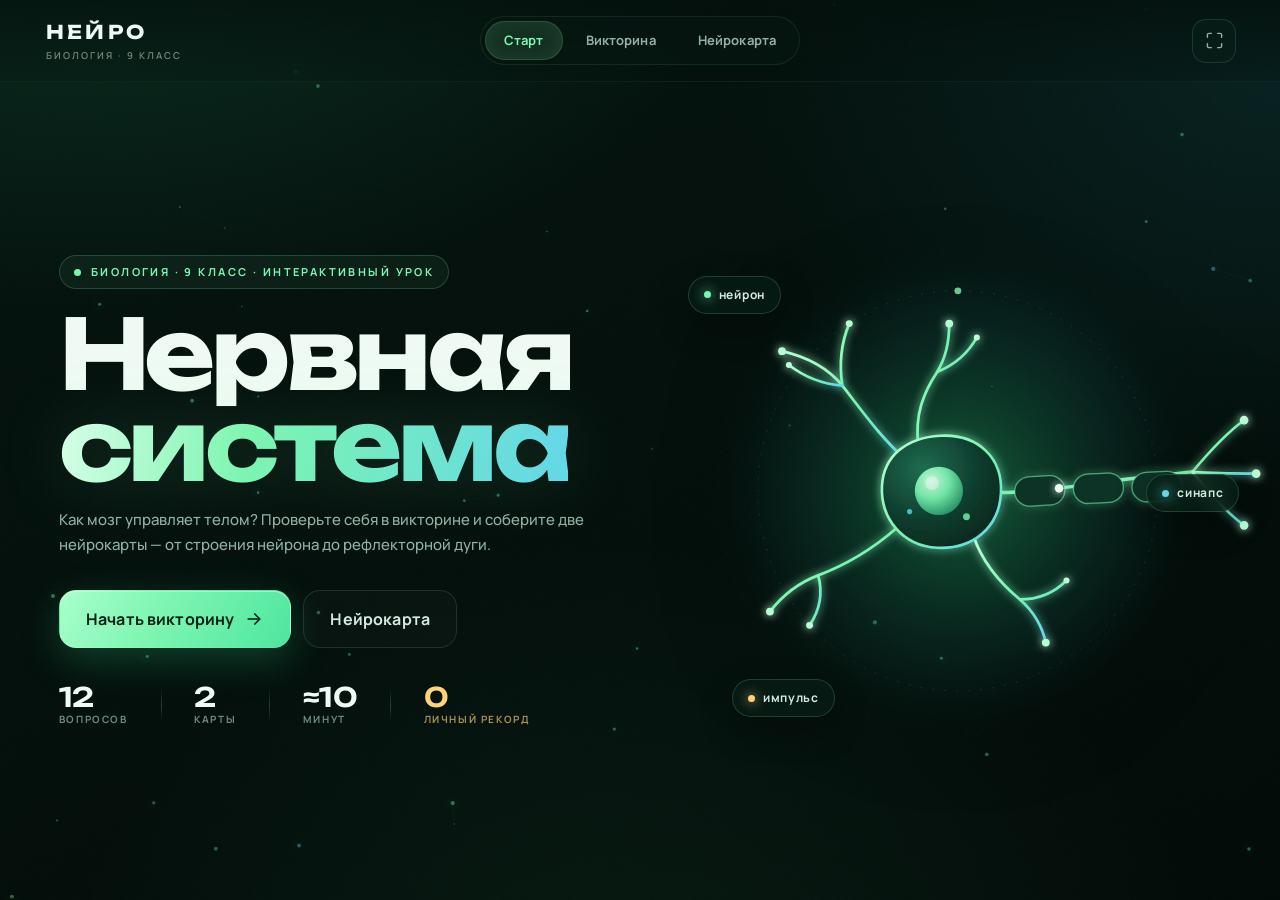
<file: index.html>
<!DOCTYPE html>
<html lang="ru">
<head>
<meta charset="utf-8">
<meta name="viewport" content="width=device-width, initial-scale=1, viewport-fit=cover">
<meta name="theme-color" content="#04100c">
<meta name="description" content="Интерактивная викторина по нервной системе для 9 класса: вопросы и нейрокарта с перетаскиванием.">
<title>Нервная система — интерактивная викторина · 9 класс</title>
<link rel="icon" href="favicon.svg" type="image/svg+xml">
<link rel="preconnect" href="https://fonts.googleapis.com">
<link rel="preconnect" href="https://fonts.gstatic.com" crossorigin>
<link href="https://fonts.googleapis.com/css2?family=Manrope:wght@400;500;600;700;800&family=Unbounded:wght@500;600;700;800&display=swap" rel="stylesheet">
<link rel="stylesheet" href="styles.css">
</head>
<body>
<canvas id="bgCanvas" class="bg-canvas" aria-hidden="true"></canvas>
<div class="noise" aria-hidden="true"></div>

<div id="app">
  <header class="topbar">
    <button class="brand" id="brand" type="button" aria-label="На старт. Пять быстрых нажатий — полный сброс.">
      <span class="brand-title">НЕЙРО</span>
      <span class="brand-sub">биология · 9 класс</span>
    </button>

    <nav class="main-nav" aria-label="Разделы">
      <button type="button" data-nav="home" class="active">Старт</button>
      <button type="button" data-nav="quiz">Викторина</button>
      <button type="button" data-nav="map">Нейрокарта</button>
    </nav>

    <div class="top-actions">
      <button class="icon-btn" id="fullscreenBtn" type="button" aria-label="На весь экран" title="На весь экран (F)">
        <svg class="ico-enter" viewBox="0 0 24 24" fill="none" stroke="currentColor" stroke-width="1.8" stroke-linecap="round" stroke-linejoin="round" aria-hidden="true">
          <path d="M8 3H5a2 2 0 0 0-2 2v3M16 3h3a2 2 0 0 1 2 2v3M8 21H5a2 2 0 0 1-2-2v-3M16 21h3a2 2 0 0 0 2-2v-3"/>
        </svg>
        <svg class="ico-exit" viewBox="0 0 24 24" fill="none" stroke="currentColor" stroke-width="1.8" stroke-linecap="round" stroke-linejoin="round" aria-hidden="true">
          <path d="M8 8H5a2 2 0 0 1-2-2V3M16 8h3a2 2 0 0 0 2-2V3M8 16H5a2 2 0 0 0-2 2v3M16 16h3a2 2 0 0 1 2 2v3"/>
        </svg>
      </button>
    </div>
  </header>

  <main id="main">
    <!-- СТАРТ -->
    <section class="view home-view active" id="view-home" data-view="home" aria-label="Старт">
      <div class="home-inner">
        <div class="hero-copy">
          <div class="eyebrow"><span class="eyebrow-dot"></span>Биология · 9 класс · интерактивный урок</div>
          <h1>Нервная<br><span class="grad">система</span></h1>
          <p class="lead">Как мозг управляет телом? Проверьте себя в викторине и соберите две нейрокарты — от строения нейрона до рефлекторной дуги.</p>
          <div class="hero-actions">
            <button class="btn btn-primary btn-lg" type="button" data-start="quiz">
              Начать викторину
              <svg viewBox="0 0 24 24" fill="none" stroke="currentColor" stroke-width="2" stroke-linecap="round" stroke-linejoin="round" aria-hidden="true"><path d="M5 12h14M13 6l6 6-6 6"/></svg>
            </button>
            <button class="btn btn-ghost btn-lg" type="button" data-start="map">Нейрокарта</button>
          </div>
          <div class="hero-stats">
            <div class="stat"><b>12</b><span>вопросов</span></div>
            <div class="stat"><b>2</b><span>карты</span></div>
            <div class="stat"><b>≈10</b><span>минут</span></div>
            <div class="stat stat-best" id="bestStat" hidden><b id="bestScore">0</b><span>личный рекорд</span></div>
          </div>
        </div>

        <div class="hero-art" aria-hidden="true">
          <div class="art-glow"></div>
          <svg class="neuron-art" viewBox="0 0 640 640">
            <defs>
              <radialGradient id="halo" cx="50%" cy="50%" r="50%">
                <stop offset="0%" stop-color="#2ee08a" stop-opacity=".30"/>
                <stop offset="55%" stop-color="#0f7a54" stop-opacity=".12"/>
                <stop offset="100%" stop-color="#04100c" stop-opacity="0"/>
              </radialGradient>
              <linearGradient id="fiber" x1="0" y1="0" x2="1" y2="1">
                <stop offset="0" stop-color="#b9ffd6"/>
                <stop offset=".5" stop-color="#7cf5b0"/>
                <stop offset="1" stop-color="#63d7e8"/>
              </linearGradient>
              <radialGradient id="somaFill" cx="35%" cy="30%" r="80%">
                <stop offset="0" stop-color="#1e6d51"/>
                <stop offset=".6" stop-color="#0d3b2c"/>
                <stop offset="1" stop-color="#08251b"/>
              </radialGradient>
              <radialGradient id="nucleusFill" cx="35%" cy="30%" r="80%">
                <stop offset="0" stop-color="#d8ffe9"/>
                <stop offset=".45" stop-color="#7cf5b0"/>
                <stop offset="1" stop-color="#1e8f62"/>
              </radialGradient>
              <filter id="softGlow" x="-60%" y="-60%" width="220%" height="220%">
                <feGaussianBlur stdDeviation="5" result="b"/>
                <feMerge><feMergeNode in="b"/><feMergeNode in="SourceGraphic"/></feMerge>
              </filter>
            </defs>

            <circle cx="320" cy="320" r="300" fill="url(#halo)"/>
            <g class="orbit-ring">
              <circle cx="320" cy="320" r="232" fill="none" stroke="#7cf5b0" stroke-opacity=".16" stroke-dasharray="2 12"/>
              <circle cx="320" cy="320" r="278" fill="none" stroke="#63d7e8" stroke-opacity=".10" stroke-dasharray="1 16"/>
              <circle cx="320" cy="88" r="4" fill="#7cf5b0" fill-opacity=".8"/>
              <circle cx="552" cy="320" r="3" fill="#63d7e8" fill-opacity=".7"/>
            </g>

            <g class="neuron-body" filter="url(#softGlow)">
              <!-- дендриты -->
              <g fill="none" stroke="url(#fiber)" stroke-width="3.2" stroke-linecap="round">
                <path d="M262 286C230 258 208 226 186 198C168 176 142 164 116 158"/>
                <path d="M186 198C182 172 184 150 194 126"/>
                <path d="M186 198C162 196 142 188 124 174"/>
                <path d="M248 364C218 390 190 406 158 418C134 427 116 442 102 460"/>
                <path d="M158 418C164 440 160 458 148 476"/>
                <path d="M274 266C270 232 280 206 296 182C306 166 310 146 310 126"/>
                <path d="M296 182C316 174 332 160 342 142"/>
                <path d="M338 372C348 402 368 426 392 446C408 460 418 478 422 496"/>
                <path d="M392 446C414 446 432 438 446 424"/>
              </g>
              <g fill="#b9ffd6">
                <circle cx="116" cy="158" r="4.5"/><circle cx="194" cy="126" r="4"/><circle cx="124" cy="174" r="3.5"/>
                <circle cx="102" cy="460" r="4.5"/><circle cx="148" cy="476" r="4"/><circle cx="310" cy="126" r="4.5"/>
                <circle cx="342" cy="142" r="3.5"/><circle cx="422" cy="496" r="4.5"/><circle cx="446" cy="424" r="3.5"/>
              </g>

              <!-- аксон -->
              <path d="M362 322C420 322 470 312 520 306C548 303 570 300 592 298" fill="none" stroke="url(#fiber)" stroke-width="4" stroke-linecap="round"/>
              <!-- миелиновые сегменты -->
              <g fill="#0b3326" stroke="#7cf5b0" stroke-opacity=".55" stroke-width="1.5">
                <rect x="386" y="303" width="58" height="34" rx="17" transform="rotate(-3 415 320)"/>
                <rect x="454" y="300" width="58" height="34" rx="17" transform="rotate(-3 483 317)"/>
                <rect x="522" y="298" width="58" height="34" rx="17" transform="rotate(-3 551 315)"/>
              </g>
              <!-- терминали -->
              <g fill="none" stroke="url(#fiber)" stroke-width="3" stroke-linecap="round">
                <path d="M592 298C612 274 630 254 652 238"/>
                <path d="M592 298C616 300 640 300 666 300"/>
                <path d="M592 298C612 322 630 344 652 360"/>
              </g>
              <g fill="#b9ffd6">
                <circle cx="652" cy="238" r="5"/><circle cx="666" cy="300" r="5"/><circle cx="652" cy="360" r="5"/>
              </g>

              <!-- тело -->
              <path d="M300 256C344 254 372 282 370 322C368 362 338 388 296 386C256 384 230 352 232 314C234 280 260 258 300 256Z" fill="url(#somaFill)" stroke="url(#fiber)" stroke-width="3"/>
              <circle cx="298" cy="320" r="28" fill="url(#nucleusFill)" opacity=".9"/>
              <circle cx="290" cy="311" r="8" fill="#ffffff" opacity=".35"/>
              <circle cx="330" cy="350" r="4" fill="#7cf5b0" opacity=".8"/>
              <circle cx="264" cy="344" r="3" fill="#63d7e8" opacity=".8"/>
            </g>

            <!-- импульс -->
            <circle r="5" fill="#eafff2" filter="url(#softGlow)">
              <animateMotion dur="4.4s" repeatCount="indefinite" path="M362 322C420 322 470 312 520 306C548 303 570 300 592 298C612 274 630 254 652 238"/>
            </circle>
          </svg>

          <div class="float-chip chip-1"><span class="chip-dot"></span>нейрон</div>
          <div class="float-chip chip-2"><span class="chip-dot cyan"></span>синапс</div>
          <div class="float-chip chip-3"><span class="chip-dot gold"></span>импульс</div>
        </div>
      </div>
    </section>

    <!-- ВИКТОРИНА -->
    <section class="view quiz-view" id="view-quiz" data-view="quiz" aria-label="Викторина">
      <div class="quiz-wrap">
        <div class="quiz-top">
          <div class="q-progress-label">
            <span>Вопрос <b id="qNum">1</b> <span class="q-total">/ 12</span></span>
            <span class="q-topic">Нервная система</span>
          </div>
          <div class="score-pill">
            <svg viewBox="0 0 24 24" fill="none" stroke="currentColor" stroke-width="1.8" stroke-linecap="round" stroke-linejoin="round" aria-hidden="true"><path d="M12 3v3M12 18v3M3 12h3M18 12h3M5.6 5.6l2.1 2.1M16.3 16.3l2.1 2.1M18.4 5.6l-2.1 2.1M7.7 16.3l-2.1 2.1"/><circle cx="12" cy="12" r="4"/></svg>
            <span>Баллы: <b id="score">0</b></span>
          </div>
        </div>
        <div class="progress-track" aria-hidden="true"><div class="progress-fill" id="progressFill"></div></div>

        <div class="quiz-card" id="quizCard">
          <div class="q-kicker"><span></span>Выберите один вариант</div>
          <h2 id="qText">Загрузка вопроса…</h2>
          <div class="options" id="qOptions" role="group" aria-label="Варианты ответа"></div>
          <div class="explain" id="qExplain" hidden></div>
          <div class="quiz-footer">
            <span class="kbd-hint">Клавиши <kbd>1</kbd>–<kbd>4</kbd> — ответ, <kbd>Enter</kbd> — дальше</span>
            <button class="btn btn-primary" id="nextBtn" type="button" disabled>
              Дальше
              <svg viewBox="0 0 24 24" fill="none" stroke="currentColor" stroke-width="2" stroke-linecap="round" stroke-linejoin="round" aria-hidden="true"><path d="M5 12h14M13 6l6 6-6 6"/></svg>
            </button>
          </div>
        </div>
      </div>
    </section>

    <!-- РЕЗУЛЬТАТ -->
    <section class="view result-view" id="view-result" data-view="result" aria-label="Результат">
      <div class="result-card">
        <div class="result-ring" id="resultRing">
          <svg viewBox="0 0 240 240" aria-hidden="true">
            <defs>
              <linearGradient id="ringGrad" x1="0" y1="0" x2="1" y2="1">
                <stop offset="0" stop-color="#7cf5b0"/>
                <stop offset="1" stop-color="#63d7e8"/>
              </linearGradient>
            </defs>
            <circle class="ring-bg" cx="120" cy="120" r="96" fill="none" stroke="rgba(255,255,255,.07)" stroke-width="12"/>
            <circle class="ring-fill" id="ringFill" cx="120" cy="120" r="96" fill="none" stroke="url(#ringGrad)" stroke-width="12" stroke-linecap="round" transform="rotate(-90 120 120)"/>
          </svg>
          <div class="ring-text">
            <b id="resultPercent">0%</b>
            <span><span id="resultCorrect">0</span> из 12</span>
          </div>
        </div>
        <div class="eyebrow result-eyebrow"><span class="eyebrow-dot"></span>Викторина завершена</div>
        <h2 id="resultTitle">Отличный импульс!</h2>
        <p class="result-desc" id="resultDesc"></p>
        <div class="result-stats">
          <div><b id="resultRight">0</b><span>верно</span></div>
          <div><b id="resultWrong">0</b><span>ошибок</span></div>
          <div><b id="resultBest">0</b><span>лучший результат</span></div>
        </div>
        <div class="result-actions">
          <button class="btn btn-primary btn-lg" type="button" id="retryBtn">Пройти ещё раз</button>
          <button class="btn btn-ghost btn-lg" type="button" data-nav="home">На старт</button>
        </div>
      </div>
    </section>

    <!-- НЕЙРОКАРТА -->
    <section class="view map-view" id="view-map" data-view="map" aria-label="Нейрокарта">
      <div class="map-wrap">
        <div class="map-top">
          <div class="map-heading">
            <div class="eyebrow"><span class="eyebrow-dot"></span>Соберите схему</div>
            <h2 id="mapTitle">Строение нейрона</h2>
            <p class="map-sub" id="mapSub">Перетащите подписи к нужным частям. На сенсорном экране можно нажать на подпись, а затем на зону.</p>
          </div>
          <div class="map-controls">
            <div class="segmented" role="tablist" aria-label="Схемы">
              <button type="button" data-map="neuron" class="active" role="tab" aria-selected="true">Нейрон</button>
              <button type="button" data-map="reflex" role="tab" aria-selected="false">Рефлекторная дуга</button>
            </div>
            <button class="btn btn-ghost btn-sm" type="button" id="mapReset">Сбросить</button>
            <button class="btn btn-primary btn-sm" type="button" id="mapCheck">Проверить</button>
          </div>
        </div>

        <div class="map-body" id="mapBody"></div>

        <div class="tray-wrap">
          <div class="tray-title"><span class="tray-line"></span><span id="trayTitle">Подписи</span></div>
          <div class="chips-tray" id="chipsTray"></div>
        </div>

        <div class="map-feedback" id="mapFeedback" hidden></div>
      </div>
    </section>
  </main>
</div>

<div class="toast" id="toast" role="status" aria-live="polite"></div>
<canvas id="confettiCanvas" class="confetti-canvas" aria-hidden="true"></canvas>

<script src="app.js"></script>
</body>
</html>
</file>
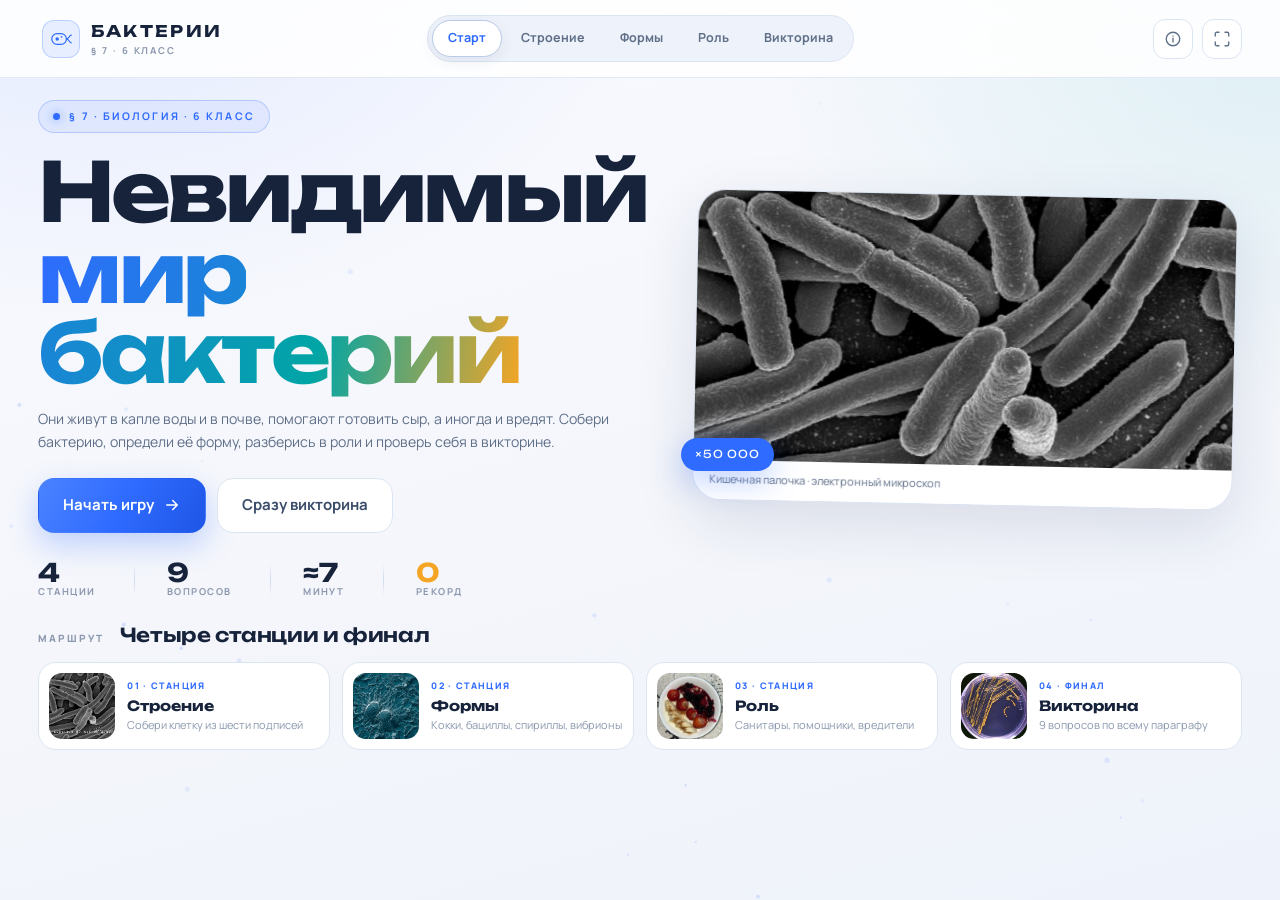
<file: 07-bakterii/index.html>
<!DOCTYPE html>
<html lang="ru">
<head>
<meta charset="utf-8">
<meta name="viewport" content="width=device-width, initial-scale=1, viewport-fit=cover">
<meta name="theme-color" content="#f4f6fb">
<meta name="description" content="Бактерии — мини-игра по § 7 учебника биологии для 6 класса: строение, формы, роль в природе и викторина на реальных микрофотографиях.">
<title>Мир бактерий — мини-игра · § 7 · 6 класс</title>
<link rel="icon" href="favicon.svg" type="image/svg+xml">
<link rel="preconnect" href="https://fonts.googleapis.com">
<link rel="preconnect" href="https://fonts.gstatic.com" crossorigin>
<link href="https://fonts.googleapis.com/css2?family=Manrope:wght@400;500;600;700;800&family=Unbounded:wght@500;600;700;800&display=swap" rel="stylesheet">
<link rel="stylesheet" href="styles.css">
</head>
<body>
<canvas id="bg" class="bg" aria-hidden="true"></canvas>

<div id="app">
  <header class="topbar">
    <button class="brand" id="brand" type="button" aria-label="На старт. Пять быстрых нажатий — полный сброс.">
      <span class="brand-mark" aria-hidden="true">
        <svg viewBox="0 0 48 48" fill="none" stroke="currentColor" stroke-width="2.2" stroke-linecap="round">
          <rect x="7" y="14" width="27" height="20" rx="10"/>
          <path d="M34 24c5 0 5-7 9-7M34 24c5 0 5 7 9 7"/>
          <circle cx="17" cy="24" r="3.2" fill="currentColor" stroke="none"/>
          <circle cx="25" cy="20" r="1.6" fill="currentColor" stroke="none"/>
        </svg>
      </span>
      <span class="brand-copy"><b>БАКТЕРИИ</b><i>§ 7 · 6 класс</i></span>
    </button>

    <nav class="nav" aria-label="Разделы">
      <button type="button" data-nav="home" class="active">Старт</button>
      <button type="button" data-nav="build">Строение</button>
      <button type="button" data-nav="forms">Формы</button>
      <button type="button" data-nav="role">Роль</button>
      <button type="button" data-nav="quiz">Викторина</button>
    </nav>

    <div class="top-actions">
      <button class="icon-btn" id="creditsBtn" type="button" aria-label="Источники фотографий" title="Источники фотографий">
        <svg viewBox="0 0 24 24" fill="none" stroke="currentColor" stroke-width="1.8" stroke-linecap="round" stroke-linejoin="round" aria-hidden="true"><circle cx="12" cy="12" r="9"/><path d="M12 11v5M12 8h.01"/></svg>
      </button>
      <button class="icon-btn" id="fullBtn" type="button" aria-label="На весь экран" title="На весь экран (F)">
        <svg class="ico-in" viewBox="0 0 24 24" fill="none" stroke="currentColor" stroke-width="1.8" stroke-linecap="round" stroke-linejoin="round" aria-hidden="true"><path d="M8 3H5a2 2 0 0 0-2 2v3M16 3h3a2 2 0 0 1 2 2v3M8 21H5a2 2 0 0 1-2-2v-3M16 21h3a2 2 0 0 0 2-2v-3"/></svg>
        <svg class="ico-out" viewBox="0 0 24 24" fill="none" stroke="currentColor" stroke-width="1.8" stroke-linecap="round" stroke-linejoin="round" aria-hidden="true"><path d="M8 8H5a2 2 0 0 1-2-2V3M16 8h3a2 2 0 0 0 2-2V3M8 16H5a2 2 0 0 0-2 2v3M16 16h3a2 2 0 0 1 2 2v3"/></svg>
      </button>
    </div>
  </header>

  <main id="main">
    <!-- СТАРТ -->
    <section class="view home-view active" id="view-home" data-view="home" aria-label="Старт">
      <div class="home-inner">
        <div class="hero-copy">
          <div class="eyebrow"><span></span>§ 7 · Биология · 6 класс</div>
          <h1>Невидимый<br><span class="grad">мир бактерий</span></h1>
          <p class="lead">Они живут в капле воды и в почве, помогают готовить сыр, а иногда и вредят. Собери бактерию, определи её форму, разберись в роли и проверь себя в викторине.</p>
          <div class="hero-actions">
            <button class="btn btn-primary btn-lg" type="button" data-start="build">Начать игру
              <svg viewBox="0 0 24 24" fill="none" stroke="currentColor" stroke-width="2" stroke-linecap="round" stroke-linejoin="round" aria-hidden="true"><path d="M5 12h14M13 6l6 6-6 6"/></svg>
            </button>
            <button class="btn btn-ghost btn-lg" type="button" data-start="quiz">Сразу викторина</button>
          </div>
          <div class="hero-stats">
            <div class="stat"><b>4</b><span>станции</span></div>
            <div class="stat"><b>9</b><span>вопросов</span></div>
            <div class="stat"><b>≈7</b><span>минут</span></div>
            <div class="stat best" id="bestWrap" hidden><b id="bestVal">0</b><span>рекорд</span></div>
          </div>
        </div>
        <div class="hero-art">
          <figure class="hero-photo">
            <img src="assets/ecoli.jpg" alt="Кишечная палочка под электронным микроскопом" fetchpriority="high">
            <figcaption>Кишечная палочка · электронный микроскоп</figcaption>
          </figure>
          <span class="hero-stamp">×50 000</span>
        </div>
      </div>

      <div class="route">
        <div class="route-head"><span class="mini-label">Маршрут</span><h2>Четыре станции и финал</h2></div>
        <div class="route-grid">
          <button class="route-card" type="button" data-start="build"><img src="assets/ecoli.jpg" alt=""><span><i>01 · станция</i><b>Строение</b><small>Собери клетку из шести подписей</small></span></button>
          <button class="route-card" type="button" data-start="forms"><img src="assets/cocci.jpg" alt=""><span><i>02 · станция</i><b>Формы</b><small>Кокки, бациллы, спириллы, вибрионы</small></span></button>
          <button class="route-card" type="button" data-start="role"><img src="assets/yogurt.jpg" alt=""><span><i>03 · станция</i><b>Роль</b><small>Санитары, помощники, вредители</small></span></button>
          <button class="route-card" type="button" data-start="quiz"><img src="assets/agar.jpg" alt=""><span><i>04 · финал</i><b>Викторина</b><small>9 вопросов по всему параграфу</small></span></button>
        </div>
      </div>
    </section>

    <!-- СТРОЕНИЕ -->
    <section class="view station-view" id="view-build" data-view="build" aria-label="Строение бактерии">
      <div class="wrap">
        <div class="station-head">
          <div>
            <div class="badge"><span>01</span>Станция · Строение</div>
            <h2>Собери бактерию</h2>
            <p>Перетащи подпись на метку — или сначала нажми подпись, затем метку. Оформленного ядра у бактерии нет: одна хромосома лежит прямо в цитоплазме.</p>
          </div>
          <div class="actions">
            <button class="btn btn-ghost btn-sm" id="buildReset" type="button">Сбросить</button>
            <button class="btn btn-primary btn-sm" id="buildCheck" type="button">Проверить</button>
          </div>
        </div>

        <div class="build-layout">
          <div class="card stage-card">
            <div class="card-head"><span><i></i>Схема · микропрепарат</span><small>наведи на часть</small></div>
            <div class="cell-stage" id="cellStage">
              <svg class="cell-art" viewBox="0 0 900 460" role="img" aria-label="Схема строения бактерии">
                <defs>
                  <linearGradient id="cyto" x1="0" y1="0" x2="1" y2="1"><stop offset="0" stop-color="#dbeafe"/><stop offset="1" stop-color="#bfdbfe"/></linearGradient>
                  <filter id="glowCell" x="-30%" y="-40%" width="160%" height="180%"><feGaussianBlur stdDeviation="4" result="b"/><feMerge><feMergeNode in="b"/><feMergeNode in="SourceGraphic"/></feMerge></filter>
                </defs>
                <g class="leaders" fill="none" stroke="rgba(47,107,255,.28)" stroke-width="1.6" stroke-dasharray="4 7">
                  <path data-lead="capsule" d="M300 125 L180 70"/>
                  <path data-lead="wall" d="M300 141 L180 180"/>
                  <path data-lead="membrane" d="M300 154 L180 290"/>
                  <path data-lead="cytoplasm" d="M570 205 L720 90"/>
                  <path data-lead="chromosome" d="M470 235 L720 210"/>
                  <path data-lead="flagellum" d="M770 230 L720 340"/>
                </g>
                <g class="flagellum-art" data-part="flagellum">
                  <path d="M660 230 C700 230 700 186 740 186 C780 186 780 274 820 274" fill="none" stroke="#2f6bff" stroke-width="6" stroke-linecap="round" filter="url(#glowCell)"/>
                </g>
                <g class="bacterium">
                  <rect x="215" y="125" width="450" height="210" rx="105" fill="rgba(47,107,255,.07)" stroke="#00a5a5" stroke-width="2" stroke-dasharray="10 8" data-part="capsule"/>
                  <rect x="230" y="141" width="420" height="178" rx="89" fill="rgba(47,107,255,.10)" stroke="#2f6bff" stroke-width="5" data-part="wall"/>
                  <rect x="243" y="154" width="394" height="152" rx="76" fill="url(#cyto)" stroke="rgba(47,107,255,.55)" stroke-width="2" data-part="membrane"/>
                  <g opacity=".55" fill="#2f6bff">
                    <circle cx="330" cy="190" r="3"/><circle cx="370" cy="270" r="2.5"/><circle cx="520" cy="175" r="2.5"/><circle cx="560" cy="285" r="3"/><circle cx="610" cy="210" r="2.5"/>
                  </g>
                  <path d="M330 230 C355 195 385 265 415 225 S475 270 505 228 S560 262 585 230" fill="none" stroke="#f5a524" stroke-width="6" stroke-linecap="round" data-part="chromosome"/>
                  <ellipse cx="430" cy="230" rx="205" ry="82" fill="transparent" data-part="cytoplasm"/>
                </g>
                <circle cx="300" cy="125" r="4" fill="#00a5a5"/><circle cx="300" cy="141" r="4" fill="#2f6bff"/><circle cx="300" cy="154" r="4" fill="#2f6bff"/>
                <circle cx="570" cy="205" r="4" fill="#f5a524"/><circle cx="470" cy="235" r="4" fill="#f5a524"/><circle cx="770" cy="230" r="4" fill="#2f6bff"/>
              </svg>
              <div class="zones" id="zones"></div>
            </div>
            <div class="caption" id="buildCaption">Выбери подпись справа и нажми на нужную метку.</div>
            <figure class="micro-inset"><img src="assets/ecoli.jpg" alt="Бактерия под электронным микроскопом" loading="lazy"><figcaption>Так она выглядит на самом деле</figcaption></figure>
          </div>

          <aside class="card side-card">
            <div class="side-head"><span class="mini-label">Подписи</span><span class="count" id="buildCount">0 / 6</span></div>
            <div class="chip-list" id="buildTray"></div>
            <div class="hint"><span><i></i>перетащи на схему</span><span><i class="amber"></i>или нажми по очереди</span></div>
            <div class="fact"><span>Факт</span><p>В 1 г плодородной почвы — до <b>20 млрд</b> бактерий, в капле воды — до <b>50 млн</b>.</p></div>
          </aside>
        </div>
        <div class="feedback" id="buildFeedback" hidden></div>
      </div>
    </section>

    <!-- ФОРМЫ -->
    <section class="view station-view" id="view-forms" data-view="forms" aria-label="Формы бактерий">
      <div class="wrap">
        <div class="station-head">
          <div>
            <div class="badge"><span>02</span>Станция · Формы</div>
            <h2>Кто здесь живёт?</h2>
            <p>«Бактерия» по-гречески — «палочка», но формы бывают разными. Рассмотри четыре реальные микрофотографии и определи форму.</p>
          </div>
          <div class="score-box"><span>Определено</span><b id="formScore">0 / 4</b></div>
        </div>
        <div class="gallery" id="formGallery"></div>
        <div class="form-lab">
          <div class="card form-card">
            <div class="form-head"><span class="mini-label"><i></i>Определи форму</span><span class="count" id="formRound">1 / 4</span></div>
            <figure class="form-photo"><img id="formImg" src="assets/cocci.jpg" alt="Микрофотография бактерии"><span id="formBadge">?</span></figure>
            <h3 id="formQuestion">Какая форма у этой бактерии?</h3>
            <div class="options compact" id="formOptions"></div>
            <div class="explain" id="formExplain" hidden></div>
            <div class="actions end"><span class="kbd-hint">Выбери один вариант</span><button class="btn btn-primary" id="formNext" type="button" disabled>Дальше</button></div>
          </div>
          <div class="card form-notes">
            <h3>Памятка</h3>
            <div class="note-row"><img src="assets/cocci.jpg" alt=""><span><b>Кокки</b><small>шарики</small></span></div>
            <div class="note-row"><img src="assets/bacilli.jpg" alt=""><span><b>Бациллы</b><small>палочки</small></span></div>
            <div class="note-row"><img src="assets/spirilla.jpg" alt=""><span><b>Спириллы</b><small>спирали</small></span></div>
            <div class="note-row"><img src="assets/vibrio.jpg" alt=""><span><b>Вибрионы</b><small>изогнутые палочки</small></span></div>
            <p class="note-tip">Некоторые бактерии передвигаются с помощью жгутиков.</p>
          </div>
        </div>
      </div>
    </section>

    <!-- РОЛЬ -->
    <section class="view station-view" id="view-role" data-view="role" aria-label="Роль бактерий">
      <div class="wrap">
        <div class="station-head">
          <div>
            <div class="badge"><span>03</span>Станция · Роль</div>
            <h2>Друг, санитар или враг?</h2>
            <p>Распредели шесть карточек по трём группам. Ошибки можно исправить до проверки.</p>
          </div>
          <div class="actions">
            <button class="btn btn-ghost btn-sm" id="roleReset" type="button">Сбросить</button>
            <button class="btn btn-primary btn-sm" id="roleCheck" type="button">Проверить</button>
          </div>
        </div>
        <div class="cycle">
          <div class="cycle-step"><img src="assets/compost.jpg" alt="Растительные остатки"><b>Остатки</b><small>растений и животных</small></div>
          <span class="cycle-arrow">→</span>
          <div class="cycle-step"><img src="assets/agar.jpg" alt="Колонии бактерий"><b>Бактерии</b><small>разлагают остатки</small></div>
          <span class="cycle-arrow">→</span>
          <div class="cycle-step"><img src="assets/silage.jpg" alt="Поле и силос"><b>Минеральные соли</b><small>снова растениям</small></div>
        </div>
        <div class="card sort-card">
          <div class="side-head"><span class="mini-label">Распредели карточки</span><span class="count" id="roleCount">0 / 6</span></div>
          <div class="buckets" id="buckets"></div>
          <div class="tray-wrap"><span class="mini-label">Карточки</span><div class="chip-list wide" id="roleTray"></div></div>
          <div class="feedback" id="roleFeedback" hidden></div>
        </div>
      </div>
    </section>

    <!-- ВИКТОРИНА -->
    <section class="view station-view quiz-view" id="view-quiz" data-view="quiz" aria-label="Викторина">
      <div class="quiz-wrap">
        <div class="quiz-top">
          <span>Вопрос <b id="qNum">1</b> <i>/ 9</i> <em>Бактерии · § 7</em></span>
          <span class="score-pill">Баллы: <b id="qScore">0</b></span>
        </div>
        <div class="progress-track"><i id="qProgress"></i></div>
        <div class="card quiz-card" id="quizCard">
          <div class="q-kicker"><span></span>Выбери один вариант</div>
          <figure class="q-photo" id="qPhoto" hidden><img id="qPhotoImg" src="" alt=""></figure>
          <h2 id="qText">Загрузка вопроса…</h2>
          <div class="options" id="qOptions"></div>
          <div class="explain" id="qExplain" hidden></div>
          <div class="actions end">
            <span class="kbd-hint">Клавиши <kbd>1</kbd>–<kbd>4</kbd> — ответ, <kbd>Enter</kbd> — дальше</span>
            <button class="btn btn-primary" id="qNext" type="button" disabled>Дальше
              <svg viewBox="0 0 24 24" fill="none" stroke="currentColor" stroke-width="2" stroke-linecap="round" stroke-linejoin="round" aria-hidden="true"><path d="M5 12h14M13 6l6 6-6 6"/></svg>
            </button>
          </div>
        </div>
      </div>
    </section>

    <!-- РЕЗУЛЬТАТ -->
    <section class="view result-view" id="view-result" data-view="result" aria-label="Результат">
      <div class="card result-card">
        <div class="result-ring">
          <svg viewBox="0 0 240 240" aria-hidden="true">
            <defs><linearGradient id="ringGrad" x1="0" y1="0" x2="1" y2="1"><stop offset="0" stop-color="#2f6bff"/><stop offset=".6" stop-color="#00a5a5"/><stop offset="1" stop-color="#f5a524"/></linearGradient></defs>
            <circle cx="120" cy="120" r="96" fill="none" stroke="rgba(47,107,255,.10)" stroke-width="12"/>
            <circle class="ring-fill" id="ringFill" cx="120" cy="120" r="96" fill="none" stroke="url(#ringGrad)" stroke-width="12" stroke-linecap="round" transform="rotate(-90 120 120)"/>
          </svg>
          <div class="ring-text"><b id="resultPct">0%</b><span><span id="resultCorrect">0</span> из 9</span></div>
        </div>
        <div class="eyebrow"><span></span>Викторина завершена</div>
        <h2 id="resultTitle">Отличная работа!</h2>
        <p class="lead" id="resultDesc"></p>
        <div class="result-stats">
          <div><b id="resultRight">0</b><span>верно</span></div>
          <div><b id="resultWrong">0</b><span>ошибок</span></div>
          <div><b id="resultBest">0</b><span>рекорд</span></div>
        </div>
        <div class="actions"><button class="btn btn-primary btn-lg" id="retryBtn" type="button">Пройти ещё раз</button><button class="btn btn-ghost btn-lg" type="button" data-nav="home">На старт</button></div>
      </div>
    </section>
  </main>
</div>

<div class="modal" id="creditsModal" hidden>
  <div class="modal-backdrop" data-close></div>
  <div class="modal-card" role="dialog" aria-modal="true" aria-labelledby="creditsTitle">
    <div class="modal-head"><div><span class="mini-label">Авторство и лицензии</span><h2 id="creditsTitle">Источники фотографий</h2></div><button class="icon-btn" type="button" data-close aria-label="Закрыть">✕</button></div>
    <p class="modal-note">Все иллюстрации взяты из Wikimedia Commons. Полный список — ниже.</p>
    <div class="credits-list" id="creditsList"></div>
  </div>
</div>

<div class="toast" id="toast" role="status" aria-live="polite"></div>
<canvas id="confetti" class="confetti" aria-hidden="true"></canvas>

<script src="assets/credits.js"></script>
<script src="app.js"></script>
</body>
</html>
</file>
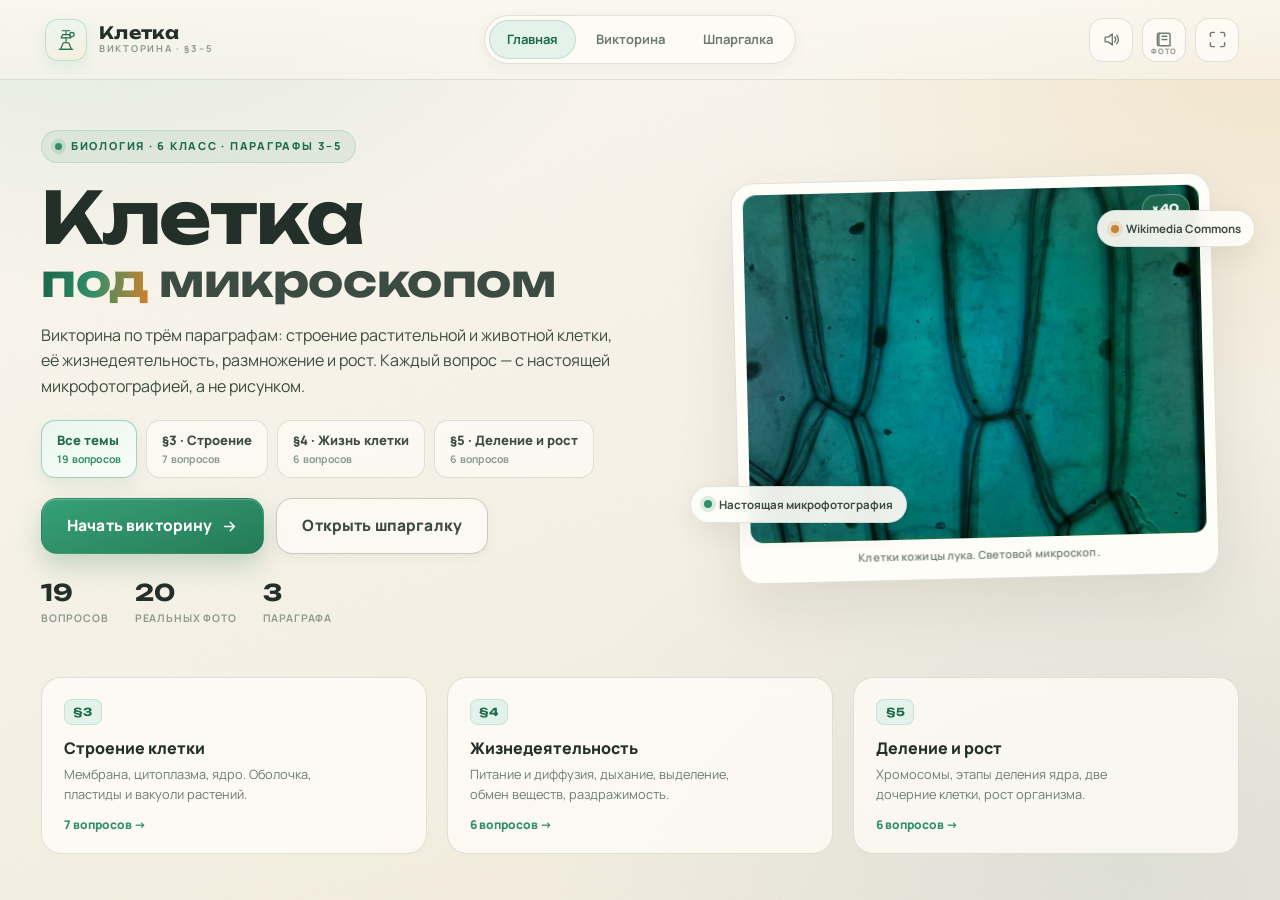
<file: kletka/index.html>
<!DOCTYPE html>
<html lang="ru">
<head>
<meta charset="utf-8">
<meta name="viewport" content="width=device-width, initial-scale=1, viewport-fit=cover">
<meta name="theme-color" content="#f6f1e6">
<meta name="description" content="Викторина по параграфам 3–5 биологии 6 класса: клеточное строение, жизнедеятельность клетки, размножение и рост. Реальные микрофотографии и фотографии с Wikimedia Commons.">
<title>Клетка под микроскопом — викторина §3–5</title>
<link rel="icon" href="favicon.svg" type="image/svg+xml">
<link rel="preconnect" href="https://fonts.googleapis.com">
<link rel="preconnect" href="https://fonts.gstatic.com" crossorigin>
<link href="https://fonts.googleapis.com/css2?family=Manrope:wght@400;500;600;700;800&family=Unbounded:wght@500;600;700&display=swap" rel="stylesheet">
<link rel="stylesheet" href="styles.css">
</head>
<body>
<div class="paper-grain" aria-hidden="true"></div>

<div id="app">
  <header class="topbar">
    <button class="brand" id="brand" type="button" title="На главную. Пять быстрых нажатий — полный сброс.">
      <span class="brand-mark" aria-hidden="true">
        <svg viewBox="0 0 48 48" fill="none" stroke="currentColor" stroke-width="2.1" stroke-linecap="round" stroke-linejoin="round">
          <path d="M17 7h14M24 7v7"/>
          <path d="M18 14h12l3 6H15l3-6Z"/>
          <path d="M24 20v9"/>
          <path d="M19 29h10l5 12H14l5-12Z"/>
          <path d="M11 41h26"/>
          <circle cx="35" cy="14" r="4"/>
        </svg>
      </span>
      <span class="brand-text">
        <b>Клетка</b>
        <i>викторина · §3–5</i>
      </span>
    </button>

    <nav class="main-nav" aria-label="Разделы">
      <button type="button" data-nav="home" class="active">Главная</button>
      <button type="button" data-nav="quiz">Викторина</button>
      <button type="button" data-nav="study">Шпаргалка</button>
    </nav>

    <div class="top-actions">
      <button class="icon-btn" id="soundBtn" type="button" aria-label="Звук включён" aria-pressed="true" title="Звук">
        <svg class="ico-sound" viewBox="0 0 24 24" fill="none" stroke="currentColor" stroke-width="1.8" stroke-linecap="round" stroke-linejoin="round" aria-hidden="true">
          <path d="M4 9v6h4l5 4V5L8 9H4Z"/><path d="M16 9a4 4 0 0 1 0 6M18.5 6.5a8 8 0 0 1 0 11"/>
        </svg>
        <svg class="ico-mute" viewBox="0 0 24 24" fill="none" stroke="currentColor" stroke-width="1.8" stroke-linecap="round" stroke-linejoin="round" aria-hidden="true">
          <path d="M4 9v6h4l5 4V5L8 9H4Z"/><path d="m17 9 4 6M21 9l-4 6"/>
        </svg>
      </button>
      <button class="icon-btn" id="journalBtn" type="button" aria-label="Источники фотографий — фото" title="Источники фотографий">
        <svg viewBox="0 0 24 24" fill="none" stroke="currentColor" stroke-width="1.8" stroke-linecap="round" stroke-linejoin="round" aria-hidden="true">
          <path d="M5 4h12a2 2 0 0 1 2 2v14H7a2 2 0 0 1-2-2V4Z"/><path d="M5 4a2 2 0 0 0-2 2v12a2 2 0 0 0 2 2M9 8h6M9 12h6"/>
        </svg>
        <span class="jcount">фото</span>
      </button>
      <button class="icon-btn" id="fullscreenBtn" type="button" aria-label="Во весь экран" title="Во весь экран (F)">
        <svg class="ico-enter" viewBox="0 0 24 24" fill="none" stroke="currentColor" stroke-width="1.8" stroke-linecap="round" stroke-linejoin="round" aria-hidden="true">
          <path d="M8 3H5a2 2 0 0 0-2 2v3M16 3h3a2 2 0 0 1 2 2v3M8 21H5a2 2 0 0 1-2-2v-3M16 21h3a2 2 0 0 0 2-2v-3"/>
        </svg>
        <svg class="ico-exit" viewBox="0 0 24 24" fill="none" stroke="currentColor" stroke-width="1.8" stroke-linecap="round" stroke-linejoin="round" aria-hidden="true">
          <path d="M8 8H5a2 2 0 0 1-2-2V3M16 8h3a2 2 0 0 0 2-2V3M8 16H5a2 2 0 0 0-2 2v3M16 16h3a2 2 0 0 1 2 2v3"/>
        </svg>
      </button>
    </div>
  </header>

  <main id="main">
    <!-- ================= ГЛАВНАЯ ================= -->
    <section class="view home-view active" id="view-home" data-view="home" aria-label="Главная">
      <div class="home-inner">
        <div class="hero-copy">
          <div class="eyebrow"><span class="eyebrow-dot"></span>Биология · 6 класс · параграфы 3–5</div>
          <h1>Клетка<span class="h1-sub"><span class="grad">под</span> микроскопом</span></h1>
          <p class="lead">Викторина по трём параграфам: строение растительной и животной клетки, её жизнедеятельность, размножение и рост. Каждый вопрос — с настоящей микрофотографией, а не рисунком.</p>

          <div class="topic-picker" role="group" aria-label="Выбор темы">
            <button class="topic-chip active" type="button" data-topic="all">
              <b>Все темы</b><span>19 вопросов</span>
            </button>
            <button class="topic-chip" type="button" data-topic="3">
              <b>§3 · Строение</b><span>7 вопросов</span>
            </button>
            <button class="topic-chip" type="button" data-topic="4">
              <b>§4 · Жизнь клетки</b><span>6 вопросов</span>
            </button>
            <button class="topic-chip" type="button" data-topic="5">
              <b>§5 · Деление и рост</b><span>6 вопросов</span>
            </button>
          </div>

          <div class="hero-actions">
            <button class="btn btn-primary btn-lg" type="button" id="startBtn">
              Начать викторину
              <svg viewBox="0 0 24 24" fill="none" stroke="currentColor" stroke-width="2" stroke-linecap="round" stroke-linejoin="round" aria-hidden="true"><path d="M5 12h14M13 6l6 6-6 6"/></svg>
            </button>
            <button class="btn btn-ghost btn-lg" type="button" data-nav="study">Открыть шпаргалку</button>
          </div>

          <div class="hero-stats">
            <div class="stat"><b>19</b><span>вопросов</span></div>
            <div class="stat"><b>20</b><span>реальных фото</span></div>
            <div class="stat"><b>3</b><span>параграфа</span></div>
            <div class="stat stat-best" id="bestStat" hidden><b id="bestScore">0</b><span>лучший результат</span></div>
          </div>
        </div>

        <div class="hero-photo">
          <figure class="photo-frame hero-frame">
            <img src="assets/onion-epidermis.jpg" alt="Клетки кожицы лука под световым микроскопом" fetchpriority="high">
            <span class="photo-stamp">×40</span>
            <figcaption>Клетки кожицы лука. Световой микроскоп.</figcaption>
          </figure>
          <div class="float-note note-1"><span class="note-dot"></span>Настоящая микрофотография</div>
          <div class="float-note note-2"><span class="note-dot warm"></span>Wikimedia Commons</div>
        </div>
      </div>

      <div class="home-strip" aria-label="Что внутри">
        <article class="strip-card" data-open-topic="3">
          <span class="strip-num">§3</span>
          <h2>Строение клетки</h2>
          <p>Мембрана, цитоплазма, ядро. Оболочка, пластиды и вакуоли растений.</p>
          <span class="strip-link">7 вопросов →</span>
        </article>
        <article class="strip-card" data-open-topic="4">
          <span class="strip-num">§4</span>
          <h2>Жизнедеятельность</h2>
          <p>Питание и диффузия, дыхание, выделение, обмен веществ, раздражимость.</p>
          <span class="strip-link">6 вопросов →</span>
        </article>
        <article class="strip-card" data-open-topic="5">
          <span class="strip-num">§5</span>
          <h2>Деление и рост</h2>
          <p>Хромосомы, этапы деления ядра, две дочерние клетки, рост организма.</p>
          <span class="strip-link">6 вопросов →</span>
        </article>
      </div>
    </section>

    <!-- ================= ВИКТОРИНА ================= -->
    <section class="view quiz-view" id="view-quiz" data-view="quiz" aria-label="Викторина">
      <div class="quiz-shell">
        <div class="quiz-top">
          <div class="quiz-meta">
            <span class="quiz-topic" id="quizTopic">§3 · Строение</span>
            <span class="quiz-count"><b id="qIndex">1</b> / <span id="qTotal">18</span></span>
          </div>
          <div class="quiz-scoreline">
            <span class="score-pill"><span class="score-dot"></span><b id="scoreNow">0</b> баллов</span>
            <span class="streak-pill" id="streakPill" hidden><span class="streak-mark"></span>серия <b id="streakNow">0</b></span>
          </div>
        </div>

        <div class="progress-track" aria-hidden="true"><div class="progress-fill" id="progressFill"></div></div>

        <div class="quiz-card" id="quizCard">
          <figure class="question-photo">
            <img id="qImg" src="assets/onion-epidermis.jpg" alt="">
            <span class="photo-stamp" id="qStamp">×40</span>
            <figcaption id="qCaption">Клетки кожицы лука</figcaption>
          </figure>

          <div class="question-body">
            <p class="question-kicker" id="qKicker">Вопрос 1</p>
            <h2 class="question-text" id="qText">Загрузка вопроса…</h2>
            <div class="options" id="options" role="group" aria-label="Варианты ответа"></div>

            <div class="explain" id="explain" hidden>
              <div class="explain-head" id="explainHead">Верно!</div>
              <p id="explainText"></p>
            </div>

            <div class="question-actions">
              <button class="btn btn-primary" id="nextBtn" type="button" disabled>
                Следующий вопрос
                <svg viewBox="0 0 24 24" fill="none" stroke="currentColor" stroke-width="2" stroke-linecap="round" stroke-linejoin="round" aria-hidden="true"><path d="M5 12h14M13 6l6 6-6 6"/></svg>
              </button>
              <button class="btn btn-quiet" id="quitBtn" type="button">Завершить</button>
            </div>
          </div>
        </div>
      </div>
    </section>

    <!-- ================= РЕЗУЛЬТАТ ================= -->
    <section class="view result-view" id="view-result" data-view="result" aria-label="Результат">
      <div class="result-shell">
        <div class="result-card">
          <div class="result-badge" id="resultBadge">Готово</div>
          <div class="result-ring" id="resultRing">
            <svg viewBox="0 0 200 200" aria-hidden="true">
              <circle class="ring-bg" cx="100" cy="100" r="86"/>
              <circle class="ring-fill" id="ringFill" cx="100" cy="100" r="86"/>
            </svg>
            <div class="ring-label">
              <b id="resultPercent">0%</b>
              <span id="resultScore">0 из 19</span>
            </div>
          </div>
          <h2 id="resultTitle">Неплохой старт</h2>
          <p class="result-sub" id="resultSub">Проверь разбор ошибок и попробуй ещё раз.</p>

          <div class="result-bars" id="resultBars"></div>

          <div class="result-actions">
            <button class="btn btn-primary btn-lg" id="retryBtn" type="button">Пройти ещё раз</button>
            <button class="btn btn-ghost btn-lg" id="homeBtn" type="button">На главную</button>
          </div>
        </div>

        <div class="review-card" id="reviewCard" hidden>
          <h3>Разбор ошибок</h3>
          <div class="review-list" id="reviewList"></div>
        </div>
      </div>
    </section>

    <!-- ================= ШПАРГАЛКА ================= -->
    <section class="view study-view" id="view-study" data-view="study" aria-label="Шпаргалка">
      <div class="study-shell">
        <div class="study-head">
          <div class="eyebrow"><span class="eyebrow-dot"></span>Коротко перед викториной</div>
          <h2>Шпаргалка по §3–5</h2>
          <p>Только главное — то, что встретится в вопросах.</p>
        </div>

        <div class="study-grid">
          <article class="study-card">
            <header><span class="strip-num">§3</span><h3>Строение клетки</h3></header>
            <ul>
              <li><b>Роберт Гук</b> — 350 лет назад рассмотрел срез пробки и назвал камеры клетками.</li>
              <li><b>Три обязательные части:</b> цитоплазматическая мембрана, цитоплазма, ядро.</li>
              <li><b>Клеточная стенка</b> — только у растений, из целлюлозы, придаёт форму.</li>
              <li><b>Пластиды:</b> лейкопласты (бесцветные, запас), хромопласты (жёлтые, оранжевые, красные), хлоропласты (зелёные, хлорофилл).</li>
              <li><b>Вакуоли</b> — только у растений, заполнены клеточным соком; запас и окраска.</li>
              <li><b>Ядро</b> хранит наследственную информацию в хромосомах.</li>
            </ul>
            <figure class="study-photo"><img src="assets/elodea.jpg" alt="Хлоропласты в клетках элодеи"><figcaption>Хлоропласты в клетках элодеи</figcaption></figure>
          </article>

          <article class="study-card">
            <header><span class="strip-num">§4</span><h3>Жизнедеятельность</h3></header>
            <ul>
              <li><b>Питание</b> — поступление веществ в клетку и их переработка.</li>
              <li><b>Диффузия</b> — движение молекул из области, где их больше, туда, где их меньше.</li>
              <li><b>Клеточное дыхание</b> — органические вещества + кислород → углекислый газ, вода и энергия.</li>
              <li><b>Выделение</b> — удаление неусвоенных и вредных веществ.</li>
              <li><b>Обмен веществ</b> — все эти процессы вместе.</li>
              <li><b>Раздражимость</b> — способность клетки отвечать на воздействия среды.</li>
            </ul>
            <figure class="study-photo"><img src="assets/mitochondria.jpg" alt="Митохондрии под электронным микроскопом"><figcaption>Митохондрии, электронный микроскоп</figcaption></figure>
          </article>

          <article class="study-card">
            <header><span class="strip-num">§5</span><h3>Деление и рост</h3></header>
            <ul>
              <li><b>Размножение клеток</b> — увеличение их количества делением.</li>
              <li>Деление начинается после роста клетки; <b>первым делится ядро</b>.</li>
              <li>Хромосомы <b>копируют себя</b> — образуются две одинаковые дочерние хромосомы.</li>
              <li>Ядерная оболочка растворяется, хромосомы выстраиваются в центре и расходятся к полюсам.</li>
              <li>Из одной материнской клетки получаются <b>две дочерние</b> — точные копии.</li>
              <li><b>Рост</b> — увеличение массы и объёма цитоплазмы за счёт питательных веществ.</li>
            </ul>
            <figure class="study-photo"><img src="assets/mitosis1.jpg" alt="Делящиеся клетки в кончике корня лука"><figcaption>Деление клеток в кончике корня лука</figcaption></figure>
          </article>
        </div>

        <div class="study-cta">
          <p>Готов проверить себя?</p>
          <button class="btn btn-primary btn-lg" type="button" id="studyStartBtn">Начать викторину</button>
        </div>
      </div>
    </section>
  </main>
</div>

<!-- ================= МОДАЛКА ИСТОЧНИКОВ ================= -->
<div class="modal" id="journalModal" hidden>
  <div class="modal-backdrop" data-close-modal></div>
  <div class="modal-card" role="dialog" aria-modal="true" aria-labelledby="journalTitle">
    <header class="modal-head">
      <div>
        <h2 id="journalTitle">Источники фотографий</h2>
        <p>Все изображения — реальные фотографии и микрофотографии с Wikimedia Commons.</p>
      </div>
      <button class="icon-btn" type="button" data-close-modal aria-label="Закрыть">
        <svg viewBox="0 0 24 24" fill="none" stroke="currentColor" stroke-width="2" stroke-linecap="round"><path d="m6 6 12 12M18 6 6 18"/></svg>
      </button>
    </header>
    <div class="credits-list" id="creditsList"></div>
  </div>
</div>

<div class="toast" id="toast" role="status" aria-live="polite" hidden></div>

<script src="assets/credits.js"></script>
<script src="app.js"></script>
</body>
</html>
</file>
<file: styles.css>
/* =========================================================
   НЕЙРО — интерактивная викторина по нервной системе
   ========================================================= */

:root{
  --bg:#04100c;
  --bg-2:#061812;
  --surface:rgba(12,34,26,.66);
  --surface-solid:#0a231b;
  --line:rgba(158,255,203,.13);
  --line-strong:rgba(158,255,203,.28);
  --text:#eefaf3;
  --muted:#91b2a3;
  --muted-2:#6d8c7e;
  --accent:#7cf5b0;
  --accent-deep:#2ed487;
  --cyan:#63d7e8;
  --gold:#ffd37a;
  --danger:#ff8291;
  --radius:30px;
  --shadow:0 32px 90px rgba(0,0,0,.42);
  --font-body:"Manrope","Segoe UI",system-ui,-apple-system,Arial,sans-serif;
  --font-display:"Unbounded","Manrope","Segoe UI",system-ui,sans-serif;
}

*{box-sizing:border-box}
html,body{height:100%}
html{-webkit-text-size-adjust:100%}
body{
  margin:0;
  background:
    radial-gradient(1100px 700px at 8% -12%, rgba(35,150,103,.22), transparent 60%),
    radial-gradient(900px 700px at 100% 8%, rgba(30,120,135,.16), transparent 60%),
    radial-gradient(1000px 900px at 50% 120%, rgba(50,170,110,.10), transparent 60%),
    linear-gradient(160deg,#05140f 0%,var(--bg) 55%,#030b08 100%);
  color:var(--text);
  font-family:var(--font-body);
  font-size:16px;
  line-height:1.5;
  overflow:hidden;
  -webkit-font-smoothing:antialiased;
}
button{font:inherit;color:inherit}
button,input{font-family:inherit}
h1,h2,h3,p{margin:0}
::selection{background:rgba(124,245,176,.28);color:#fff}

.bg-canvas{
  position:fixed;inset:0;width:100%;height:100%;
  z-index:0;pointer-events:none;opacity:.65;
}
.noise{
  position:fixed;inset:0;z-index:1;pointer-events:none;opacity:.035;
  background-image:url("data:image/svg+xml,%3Csvg xmlns='http://www.w3.org/2000/svg' width='160' height='160'%3E%3Cfilter id='n'%3E%3CfeTurbulence type='fractalNoise' baseFrequency='.9' numOctaves='2' stitchTiles='stitch'/%3E%3C/filter%3E%3Crect width='100%25' height='100%25' filter='url(%23n)' opacity='.6'/%3E%3C/svg%3E");
  mix-blend-mode:overlay;
}

#app{
  position:relative;z-index:2;
  height:100vh;height:100dvh;
  display:flex;flex-direction:column;
  min-height:0;
}

/* ---------- Верхняя панель ---------- */
.topbar{
  flex:0 0 auto;
  display:grid;
  grid-template-columns:1fr auto 1fr;
  align-items:center;
  gap:20px;
  height:82px;
  padding:0 clamp(18px,3.4vw,58px);
  border-bottom:1px solid rgba(158,255,203,.07);
  background:linear-gradient(180deg,rgba(4,16,12,.72),rgba(4,16,12,.18));
  backdrop-filter:blur(14px);
  -webkit-backdrop-filter:blur(14px);
  position:relative;z-index:10;
}
.brand{
  justify-self:start;
  display:flex;flex-direction:column;align-items:flex-start;gap:2px;
  background:none;border:0;padding:6px 2px;cursor:pointer;text-align:left;
  border-radius:10px;
}
.brand-title{
  font-family:var(--font-display);
  font-size:19px;font-weight:700;letter-spacing:.18em;
  color:var(--text);
  transition:color .2s, text-shadow .2s;
}
.brand-sub{
  font-size:9.5px;font-weight:600;letter-spacing:.22em;text-transform:uppercase;
  color:var(--muted-2);
}
.brand:hover .brand-title{color:var(--accent);text-shadow:0 0 24px rgba(124,245,176,.35)}
.brand:focus-visible{outline:2px solid var(--accent);outline-offset:6px}

.main-nav{
  justify-self:center;
  display:flex;align-items:center;gap:4px;
  padding:4px;border:1px solid rgba(158,255,203,.09);
  background:rgba(8,26,20,.52);
  border-radius:999px;
  backdrop-filter:blur(10px);
}
.main-nav button{
  border:1px solid transparent;background:none;color:var(--muted);
  font-size:13px;font-weight:700;letter-spacing:.01em;
  padding:9px 18px;border-radius:999px;cursor:pointer;
  transition:color .2s,background .2s,border-color .2s,box-shadow .2s;
  white-space:nowrap;
}
.main-nav button:hover{color:var(--text);background:rgba(255,255,255,.045)}
.main-nav button.active{
  color:var(--accent);
  background:rgba(124,245,176,.11);
  border-color:rgba(124,245,176,.2);
  box-shadow:0 0 22px rgba(124,245,176,.10) inset;
}
.main-nav button:focus-visible{outline:2px solid var(--accent);outline-offset:2px}

.top-actions{justify-self:end;display:flex;align-items:center;gap:10px}
.icon-btn{
  width:44px;height:44px;display:grid;place-items:center;
  border-radius:14px;border:1px solid var(--line);
  background:rgba(10,32,25,.55);color:var(--muted);
  cursor:pointer;transition:.2s;
}
.icon-btn:hover{color:var(--accent);border-color:var(--line-strong);background:rgba(124,245,176,.08)}
.icon-btn svg{width:19px;height:19px}
.icon-btn .ico-exit{display:none}
.icon-btn.is-full .ico-enter{display:none}
.icon-btn.is-full .ico-exit{display:block}

/* ---------- Экраны ---------- */
#main{position:relative;flex:1 1 auto;min-height:0;overflow:hidden}
.view{
  position:absolute;inset:0;
  opacity:0;visibility:hidden;pointer-events:none;
  transform:scale(.995);
  transition:opacity .38s ease,transform .38s ease,visibility .38s;
  overflow-y:auto;overflow-x:hidden;
  padding:clamp(18px,2.6vh,42px) clamp(18px,3.4vw,58px);
  scrollbar-width:thin;scrollbar-color:rgba(124,245,176,.25) transparent;
}
.view::-webkit-scrollbar{width:10px}
.view::-webkit-scrollbar-thumb{background:rgba(124,245,176,.18);border-radius:99px;border:3px solid transparent;background-clip:padding-box}
.view.active{opacity:1;visibility:visible;pointer-events:auto;transform:none}

/* ---------- Старт ---------- */
.home-view{
  display:flex;align-items:center;justify-content:center;
  padding:clamp(12px,2vh,28px) clamp(20px,3.6vw,64px);
  overflow:hidden;
}
.home-inner{
  width:100%;max-width:1580px;
  display:grid;grid-template-columns:minmax(0,1.04fr) minmax(0,.96fr);
  align-items:center;gap:clamp(16px,3vw,64px);
}
.hero-copy{min-width:0;padding-left:clamp(0px,1vw,20px)}
.eyebrow{
  display:inline-flex;align-items:center;gap:10px;
  font-size:11px;font-weight:700;letter-spacing:.22em;text-transform:uppercase;
  color:var(--accent);
  border:1px solid rgba(124,245,176,.2);
  background:rgba(124,245,176,.055);
  padding:8px 14px;border-radius:999px;
  white-space:nowrap;
}
.eyebrow-dot{
  width:7px;height:7px;border-radius:50%;background:var(--accent);
  box-shadow:0 0 0 0 rgba(124,245,176,.5);
  animation:pulseDot 2.4s ease-out infinite;
}
@keyframes pulseDot{
  0%{box-shadow:0 0 0 0 rgba(124,245,176,.45)}
  70%{box-shadow:0 0 0 9px rgba(124,245,176,0)}
  100%{box-shadow:0 0 0 0 rgba(124,245,176,0)}
}
h1{
  margin:clamp(16px,2.2vh,26px) 0 clamp(14px,2vh,24px);
  font-family:var(--font-display);
  font-weight:700;
  font-size:clamp(54px,7.6vw,124px);
  line-height:.93;letter-spacing:-.045em;
  text-wrap:balance;
}
.grad{
  background:linear-gradient(100deg,#d9ffe9 0%,#7cf5b0 38%,#63d7e8 100%);
  -webkit-background-clip:text;background-clip:text;color:transparent;
  filter:drop-shadow(0 0 34px rgba(124,245,176,.16));
}
.lead{
  max-width:570px;
  color:var(--muted);
  font-size:clamp(15px,1.15vw,19px);
  line-height:1.65;font-weight:500;
}
.hero-actions{display:flex;flex-wrap:wrap;gap:12px;margin-top:clamp(24px,3.6vh,40px)}
.hero-stats{
  display:flex;flex-wrap:wrap;gap:clamp(18px,2.6vw,40px);
  margin-top:clamp(26px,4vh,46px);
  align-items:flex-end;
}
.stat{display:flex;flex-direction:column;gap:1px;position:relative}
.stat + .stat{padding-left:clamp(18px,2.6vw,40px)}
.stat + .stat::before{
  content:"";position:absolute;left:0;top:4px;bottom:4px;width:1px;
  background:linear-gradient(180deg,transparent,rgba(158,255,203,.2),transparent);
}
.stat b{
  font-family:var(--font-display);font-weight:600;
  font-size:clamp(22px,2.1vw,32px);line-height:1;color:var(--text);
  letter-spacing:-.02em;
}
.stat span{font-size:10px;font-weight:700;letter-spacing:.16em;text-transform:uppercase;color:var(--muted-2)}
.stat-best b{color:var(--gold)}
.stat-best span{color:rgba(255,211,122,.65)}

.hero-art{
  position:relative;justify-self:center;
  width:min(100%,640px);aspect-ratio:1/1;
  display:grid;place-items:center;
}
.art-glow{
  position:absolute;inset:8%;border-radius:50%;
  background:radial-gradient(circle at 50% 50%,rgba(64,220,148,.17),rgba(60,180,200,.06) 52%,transparent 72%);
  filter:blur(10px);
  animation:breathe 7s ease-in-out infinite;
}
@keyframes breathe{0%,100%{transform:scale(.96);opacity:.8}50%{transform:scale(1.04);opacity:1}}
.neuron-art{position:relative;width:100%;height:100%;overflow:visible;filter:drop-shadow(0 20px 60px rgba(0,0,0,.3))}
.orbit-ring{transform-origin:320px 320px;animation:spin 60s linear infinite}
@keyframes spin{to{transform:rotate(360deg)}}
.neuron-body{animation:floatNeuron 8s ease-in-out infinite}
@keyframes floatNeuron{0%,100%{transform:translateY(0)}50%{transform:translateY(-8px)}}

.float-chip{
  position:absolute;display:inline-flex;align-items:center;gap:8px;
  padding:9px 15px;border-radius:999px;
  background:rgba(8,30,23,.72);border:1px solid rgba(158,255,203,.17);
  color:#cfecdf;font-size:12px;font-weight:700;letter-spacing:.06em;
  backdrop-filter:blur(10px);
  box-shadow:0 12px 34px rgba(0,0,0,.3);
  animation:floatChip 7s ease-in-out infinite;
}
.chip-dot{width:7px;height:7px;border-radius:50%;background:var(--accent);box-shadow:0 0 12px var(--accent)}
.chip-dot.cyan{background:var(--cyan);box-shadow:0 0 12px var(--cyan)}
.chip-dot.gold{background:var(--gold);box-shadow:0 0 12px var(--gold)}
.chip-1{top:11%;left:1%}
.chip-2{top:47%;right:-1%;animation-delay:-2.2s}
.chip-3{bottom:9%;left:9%;animation-delay:-4.4s}
@keyframes floatChip{0%,100%{transform:translateY(0)}50%{transform:translateY(-10px)}}

/* ---------- Кнопки ---------- */
.btn{
  display:inline-flex;align-items:center;justify-content:center;gap:10px;
  border-radius:15px;border:1px solid var(--line);
  background:rgba(12,36,28,.65);color:var(--text);
  padding:12px 20px;font-size:14px;font-weight:700;letter-spacing:.01em;
  cursor:pointer;transition:transform .18s,background .18s,border-color .18s,box-shadow .18s,filter .18s;
  white-space:nowrap;
}
.btn svg{width:18px;height:18px;flex:0 0 auto}
.btn:hover{transform:translateY(-2px);border-color:var(--line-strong);background:rgba(18,48,37,.8)}
.btn:active{transform:translateY(0)}
.btn:focus-visible{outline:2px solid var(--accent);outline-offset:3px}
.btn-primary{
  background:linear-gradient(120deg,#a8ffcb 0%,#7cf5b0 45%,#4ee6a0 100%);
  border-color:transparent;color:#032015;
  box-shadow:0 12px 38px rgba(46,212,135,.25),inset 0 1px 0 rgba(255,255,255,.4);
}
.btn-primary:hover{filter:brightness(1.06);background:linear-gradient(120deg,#b6ffd5,#86f7b8 45%,#59eaaa);box-shadow:0 16px 44px rgba(46,212,135,.35)}
.btn-primary:disabled{opacity:.32;cursor:not-allowed;transform:none;filter:none;box-shadow:none}
.btn-ghost{background:rgba(255,255,255,.02);color:#d6e9df}
.btn-ghost:hover{background:rgba(124,245,176,.07);color:var(--accent)}
.btn-lg{padding:16px 26px;border-radius:17px;font-size:16px}
.btn-lg svg{width:20px;height:20px}
.btn-sm{padding:10px 16px;font-size:13px;border-radius:12px}

/* ---------- Викторина ---------- */
.quiz-view{display:flex;align-items:center;justify-content:center}
.quiz-wrap{width:100%;max-width:1180px;margin:auto}
.quiz-top{display:flex;align-items:flex-end;justify-content:space-between;gap:18px;margin-bottom:12px}
.q-progress-label{display:flex;align-items:center;gap:16px;flex-wrap:wrap}
.q-progress-label > span:first-child{
  font-size:13px;font-weight:600;color:var(--muted);letter-spacing:.02em;
}
.q-progress-label b{color:var(--text);font-weight:800}
.q-total{color:var(--muted-2)}
.q-topic{
  font-size:10px;font-weight:700;letter-spacing:.18em;text-transform:uppercase;
  color:var(--accent);opacity:.8;
  padding-left:16px;border-left:1px solid rgba(158,255,203,.18);
}
.score-pill{
  display:inline-flex;align-items:center;gap:8px;
  padding:8px 14px;border-radius:999px;
  border:1px solid rgba(158,255,203,.13);background:rgba(10,32,25,.55);
  font-size:12px;font-weight:600;color:var(--muted);
}
.score-pill svg{width:15px;height:15px;color:var(--accent)}
.score-pill b{color:var(--accent);font-weight:800}
.progress-track{height:6px;border-radius:99px;background:rgba(255,255,255,.055);overflow:hidden;position:relative}
.progress-fill{
  height:100%;width:0%;border-radius:99px;
  background:linear-gradient(90deg,var(--accent-deep),var(--accent) 55%,var(--cyan));
  box-shadow:0 0 18px rgba(124,245,176,.5);
  transition:width .45s cubic-bezier(.22,.8,.3,1);
}

.quiz-card{
  position:relative;margin-top:clamp(16px,2.6vh,30px);
  padding:clamp(26px,3.6vw,52px);
  border-radius:var(--radius);
  border:1px solid rgba(158,255,203,.14);
  background:
    radial-gradient(700px 340px at 100% 0%,rgba(56,190,140,.10),transparent 62%),
    linear-gradient(155deg,rgba(13,40,31,.88),rgba(6,22,17,.94));
  box-shadow:var(--shadow),inset 0 1px 0 rgba(255,255,255,.045);
  overflow:hidden;
}
.quiz-card::before{
  content:"";position:absolute;right:-120px;top:-160px;width:380px;height:380px;border-radius:50%;
  background:radial-gradient(circle,rgba(124,245,176,.10),transparent 68%);
  pointer-events:none;
}
.q-kicker{
  display:flex;align-items:center;gap:10px;
  font-size:10px;font-weight:800;letter-spacing:.24em;text-transform:uppercase;
  color:var(--accent);opacity:.85;margin-bottom:clamp(12px,1.8vh,18px);
}
.q-kicker span{width:26px;height:1px;background:var(--accent);opacity:.55}
#qText{
  position:relative;
  font-size:clamp(23px,2.5vw,38px);
  line-height:1.28;font-weight:800;letter-spacing:-.025em;
  max-width:980px;text-wrap:balance;
}
.options{
  display:grid;grid-template-columns:1fr 1fr;gap:13px;
  margin-top:clamp(20px,3vh,32px);position:relative;
}
.option{
  display:flex;align-items:center;gap:15px;text-align:left;
  padding:15px 17px;border-radius:17px;
  border:1px solid rgba(158,255,203,.12);
  background:rgba(255,255,255,.022);
  color:#e2f4ea;font-size:clamp(14px,1.12vw,17px);font-weight:600;line-height:1.4;
  cursor:pointer;transition:transform .16s,border-color .16s,background .16s,box-shadow .16s,opacity .2s;
  min-height:66px;
}
.option:hover:not(:disabled){transform:translateY(-2px);border-color:rgba(124,245,176,.38);background:rgba(124,245,176,.055)}
.option:focus-visible{outline:2px solid var(--accent);outline-offset:2px}
.option:disabled{cursor:default}
.option-letter{
  flex:0 0 auto;width:36px;height:36px;display:grid;place-items:center;
  border-radius:11px;border:1px solid rgba(124,245,176,.2);
  background:rgba(124,245,176,.07);color:var(--accent);
  font-family:var(--font-display);font-size:12px;font-weight:600;
  transition:.18s;
}
.option.correct{border-color:rgba(124,245,176,.75);background:rgba(124,245,176,.12);box-shadow:0 0 30px rgba(124,245,176,.13)}
.option.correct .option-letter{background:var(--accent);color:#032015;border-color:transparent}
.option.wrong{border-color:rgba(255,130,145,.65);background:rgba(255,130,145,.10)}
.option.wrong .option-letter{background:rgba(255,130,145,.9);color:#26060a;border-color:transparent}
.option.dim{opacity:.42}
.explain{
  position:relative;margin-top:20px;padding:14px 18px;
  border-left:3px solid var(--accent);
  border-radius:0 14px 14px 0;
  background:rgba(124,245,176,.055);
  color:#c8e7d8;font-size:clamp(13px,1.05vw,15px);line-height:1.6;
  animation:explainIn .3s ease both;
}
.explain b{color:var(--accent)}
@keyframes explainIn{from{opacity:0;transform:translateY(7px)}to{opacity:1;transform:none}}
.quiz-footer{
  display:flex;align-items:center;justify-content:space-between;gap:16px;
  margin-top:clamp(20px,3vh,30px);position:relative;
}
.kbd-hint{font-size:11px;color:var(--muted-2);letter-spacing:.02em}
kbd{
  display:inline-grid;place-items:center;min-width:20px;height:20px;padding:0 5px;
  border:1px solid rgba(158,255,203,.16);border-bottom-width:2px;border-radius:5px;
  background:rgba(255,255,255,.035);color:var(--muted);
  font-family:var(--font-body);font-size:10px;font-weight:700;
}

/* ---------- Результат ---------- */
.result-view{display:flex;align-items:center;justify-content:center}
.result-card{
  width:100%;max-width:900px;margin:auto;text-align:center;
  padding:clamp(26px,3.4vw,48px);
  border-radius:var(--radius);
  border:1px solid rgba(158,255,203,.14);
  background:
    radial-gradient(600px 400px at 50% 0%,rgba(56,190,140,.13),transparent 65%),
    linear-gradient(160deg,rgba(13,40,31,.9),rgba(6,22,17,.95));
  box-shadow:var(--shadow),inset 0 1px 0 rgba(255,255,255,.05);
  animation:resultIn .5s cubic-bezier(.2,.8,.3,1) both;
}
@keyframes resultIn{from{opacity:0;transform:translateY(18px) scale(.98)}to{opacity:1;transform:none}}
.result-ring{position:relative;width:clamp(160px,16vw,210px);aspect-ratio:1;margin:0 auto 14px}
.result-ring svg{width:100%;height:100%;overflow:visible}
.ring-fill{stroke-dasharray:603;stroke-dashoffset:603;transition:stroke-dashoffset 1.3s cubic-bezier(.2,.8,.3,1);filter:drop-shadow(0 0 12px rgba(124,245,176,.4))}
.ring-text{position:absolute;inset:0;display:flex;flex-direction:column;align-items:center;justify-content:center;gap:2px}
.ring-text b{font-family:var(--font-display);font-size:clamp(32px,3.4vw,48px);font-weight:600;letter-spacing:-.03em;line-height:1}
.ring-text span{font-size:11px;font-weight:700;letter-spacing:.13em;text-transform:uppercase;color:var(--muted)}
.result-eyebrow{margin-bottom:14px}
.result-card h2{font-family:var(--font-display);font-size:clamp(26px,3.1vw,46px);font-weight:600;letter-spacing:-.03em;line-height:1.12}
.result-desc{max-width:560px;margin:12px auto 0;color:var(--muted);font-size:clamp(14px,1.1vw,17px);line-height:1.65}
.result-stats{
  display:flex;justify-content:center;gap:clamp(24px,4vw,60px);
  margin:clamp(22px,3.2vh,34px) 0;
}
.result-stats div{display:flex;flex-direction:column;gap:2px}
.result-stats b{font-family:var(--font-display);font-size:clamp(22px,2.2vw,30px);font-weight:600}
.result-stats span{font-size:10px;font-weight:700;letter-spacing:.15em;text-transform:uppercase;color:var(--muted-2)}
.result-actions{display:flex;justify-content:center;flex-wrap:wrap;gap:12px}

/* ---------- Нейрокарта ---------- */
.map-view{display:flex;align-items:flex-start;justify-content:center}
.map-wrap{width:100%;max-width:1500px;margin:auto;display:flex;flex-direction:column;gap:clamp(10px,1.6vh,18px)}
.map-top{display:flex;align-items:flex-end;justify-content:space-between;gap:24px;flex-wrap:wrap}
.map-heading .eyebrow{margin-bottom:12px}
.map-heading h2{font-family:var(--font-display);font-size:clamp(24px,2.7vw,40px);font-weight:600;letter-spacing:-.03em;line-height:1.1}
.map-sub{color:var(--muted);font-size:13px;margin-top:6px;max-width:620px;line-height:1.5}
.map-controls{display:flex;align-items:center;gap:9px;flex-wrap:wrap}
.segmented{display:flex;gap:3px;padding:4px;border:1px solid var(--line);border-radius:13px;background:rgba(8,26,20,.55)}
.segmented button{
  border:1px solid transparent;background:none;color:var(--muted);
  padding:8px 14px;border-radius:9px;font-size:12px;font-weight:700;cursor:pointer;transition:.18s;
  white-space:nowrap;
}
.segmented button:hover{color:var(--text);background:rgba(255,255,255,.04)}
.segmented button.active{color:var(--accent);background:rgba(124,245,176,.11);border-color:rgba(124,245,176,.18)}
.segmented button:focus-visible{outline:2px solid var(--accent);outline-offset:1px}

.map-body{
  flex:1 1 auto;min-height:0;
  display:flex;align-items:center;justify-content:center;
  padding:clamp(4px,1vh,12px) 0;
}
.neuron-board{
  position:relative;
  width:min(1050px,100%,calc((100dvh - 475px) * 1.607));
  aspect-ratio:900/560;
  border-radius:26px;
  border:1px solid rgba(158,255,203,.10);
  background:
    radial-gradient(560px 360px at 45% 50%,rgba(48,170,125,.10),transparent 70%),
    linear-gradient(160deg,rgba(10,32,25,.55),rgba(5,18,14,.72));
  overflow:hidden;
}
.neuron-board svg.diagram{position:absolute;inset:0;width:100%;height:100%}
.diagram .part{fill:none;stroke:url(#diagramFiber);stroke-width:3;stroke-linecap:round}
.diagram .part-fill{fill:rgba(17,58,44,.75);stroke:url(#diagramFiber);stroke-width:2.5}
.diagram .nucleus{fill:url(#diagramNucleus)}
.diagram .myelin{fill:rgba(9,45,33,.85);stroke:rgba(124,245,176,.55);stroke-width:1.5}
.diagram .leader{stroke:rgba(158,255,203,.32);stroke-width:1.2;stroke-dasharray:3 5}
.diagram .leader-dot{fill:rgba(124,245,176,.65)}
.diagram .diagram-label{fill:rgba(145,178,163,.7);font-family:var(--font-body);font-size:11px;font-weight:700;letter-spacing:.12em;text-transform:uppercase}

.drop-zone{
  position:absolute;transform:translate(-50%,-50%);
  width:clamp(48px,9.2%,96px);aspect-ratio:1;
  display:flex;align-items:center;justify-content:center;flex-direction:column;gap:2px;
  padding:6px;border-radius:50%;
  border:2px dashed rgba(158,255,203,.24);
  background:rgba(6,22,17,.72);
  color:var(--muted-2);
  font-size:clamp(8px,1.05vw,11px);font-weight:700;line-height:1.15;text-align:center;
  cursor:pointer;transition:.2s;z-index:3;
  backdrop-filter:blur(4px);
  overflow:hidden;
}
.drop-zone .zone-num{font-family:var(--font-display);font-size:clamp(12px,1.5vw,16px);font-weight:600;color:rgba(158,255,203,.45);line-height:1}
.drop-zone .zone-text{display:none;color:#dff7ea;font-size:clamp(8px,1.02vw,11.5px);line-height:1.12;font-weight:700}
.drop-zone:hover,.drop-zone.selected{border-color:rgba(124,245,176,.7);background:rgba(124,245,176,.08);box-shadow:0 0 30px rgba(124,245,176,.14)}
.drop-zone.filled{border-style:solid;border-color:rgba(124,245,176,.45);background:rgba(10,46,34,.92);color:var(--text)}
.drop-zone.filled .zone-num{display:none}
.drop-zone.filled .zone-text{display:block}
.drop-zone.correct{border-color:rgba(124,245,176,.9);background:rgba(124,245,176,.14);box-shadow:0 0 34px rgba(124,245,176,.2)}
.drop-zone.wrong{border-color:rgba(255,130,145,.8);background:rgba(255,130,145,.10);animation:shake .4s ease}
@keyframes shake{0%,100%{transform:translate(-50%,-50%)}20%{transform:translate(-52%,-50%)}40%{transform:translate(-48%,-50%)}60%{transform:translate(-51%,-50%)}80%{transform:translate(-49%,-50%)}}
.drop-zone.drag-over{border-color:var(--accent);background:rgba(124,245,176,.16);transform:translate(-50%,-50%) scale(1.06)}

/* рефлекторная дуга */
.reflex-board{
  width:100%;max-width:1450px;
  display:grid;grid-template-columns:repeat(6,minmax(0,1fr));
  gap:clamp(10px,1.6vw,22px);
  padding:clamp(16px,2.4vh,28px) clamp(8px,1.4vw,20px);
  border-radius:26px;
  border:1px solid rgba(158,255,203,.10);
  background:
    radial-gradient(700px 300px at 50% 40%,rgba(48,170,125,.09),transparent 72%),
    linear-gradient(160deg,rgba(10,32,25,.55),rgba(5,18,14,.72));
}
.reflex-slot{
  position:relative;min-height:clamp(105px,13vh,150px);
  display:flex;flex-direction:column;align-items:center;justify-content:center;gap:8px;
  padding:10px;border-radius:18px;
  border:2px dashed rgba(158,255,203,.22);
  background:rgba(6,22,17,.6);
  color:var(--muted-2);text-align:center;cursor:pointer;transition:.2s;
  font-size:clamp(10px,1.05vw,13px);font-weight:700;line-height:1.25;
  overflow:hidden;
}
.reflex-slot .zone-num{font-family:var(--font-display);font-size:clamp(16px,1.7vw,22px);font-weight:600;color:rgba(158,255,203,.38);line-height:1}
.reflex-slot .zone-text{display:none;color:#e2f7ec}
.reflex-slot:hover,.reflex-slot.selected{border-color:rgba(124,245,176,.65);background:rgba(124,245,176,.06)}
.reflex-slot.filled{border-style:solid;border-color:rgba(124,245,176,.4);background:rgba(10,46,34,.85);color:var(--text)}
.reflex-slot.filled .zone-num{display:none}
.reflex-slot.filled .zone-text{display:block}
.reflex-slot.correct{border-color:rgba(124,245,176,.9);background:rgba(124,245,176,.13);box-shadow:0 0 30px rgba(124,245,176,.16)}
.reflex-slot.wrong{border-color:rgba(255,130,145,.8);background:rgba(255,130,145,.09);animation:shakeSoft .4s ease}
@keyframes shakeSoft{0%,100%{transform:translateX(0)}25%{transform:translateX(-4px)}50%{transform:translateX(4px)}75%{transform:translateX(-2px)}}
.reflex-slot.drag-over{border-color:var(--accent);background:rgba(124,245,176,.14);transform:scale(1.03)}
.reflex-slot:not(:last-child)::after{
  content:"›";position:absolute;right:calc(-1 * clamp(10px,1.6vw,22px) / 2 - 8px);top:50%;
  transform:translateY(-52%);
  font-size:26px;font-weight:400;color:rgba(124,245,176,.35);line-height:1;
}
.reflex-board .slot-caption{font-size:9px;font-weight:700;letter-spacing:.14em;text-transform:uppercase;color:rgba(145,178,163,.55)}

.tray-wrap{
  display:flex;align-items:center;gap:clamp(14px,2vw,26px);flex-wrap:wrap;
  padding:clamp(10px,1.6vh,16px) clamp(14px,2vw,22px);
  border-radius:18px;border:1px solid rgba(158,255,203,.10);
  background:rgba(8,27,21,.5);
}
.tray-title{display:flex;align-items:center;gap:10px;font-size:10px;font-weight:800;letter-spacing:.2em;text-transform:uppercase;color:var(--muted-2);white-space:nowrap}
.tray-line{width:20px;height:1px;background:rgba(158,255,203,.28)}
.chips-tray{display:flex;align-items:center;gap:8px;flex-wrap:wrap;min-height:38px}
.chip{
  display:inline-flex;align-items:center;gap:7px;
  padding:9px 15px;border-radius:999px;
  border:1px solid rgba(158,255,203,.2);
  background:rgba(15,45,35,.85);color:#dff5e9;
  font-size:clamp(11px,1vw,13px);font-weight:700;
  cursor:grab;user-select:none;-webkit-user-select:none;touch-action:none;
  transition:transform .15s,border-color .15s,background .15s,box-shadow .15s,opacity .15s;
}
.chip::before{content:"";width:5px;height:5px;border-radius:50%;background:var(--accent);opacity:.7}
.chip:hover{border-color:rgba(124,245,176,.55);background:rgba(20,60,46,.95);transform:translateY(-1px)}
.chip.selected{border-color:var(--accent);background:rgba(124,245,176,.16);box-shadow:0 0 22px rgba(124,245,176,.2)}
.chip.dragging{opacity:.28}
.chip.used{display:none}
.chip:focus-visible{outline:2px solid var(--accent);outline-offset:2px}
.tray-empty{font-size:12px;font-weight:600;color:var(--muted-2);padding:6px 0}
.drag-ghost{
  position:fixed;z-index:100;pointer-events:none;
  transform:translate(-50%,-50%) rotate(-2deg) scale(1.04);
  box-shadow:0 18px 40px rgba(0,0,0,.45),0 0 26px rgba(124,245,176,.2);
  opacity:.96;
}
.map-feedback{
  display:flex;align-items:center;justify-content:space-between;gap:18px;flex-wrap:wrap;
  padding:14px 20px;border-radius:16px;border:1px solid rgba(124,245,176,.3);
  background:rgba(124,245,176,.08);color:#d9f7e7;font-size:14px;font-weight:600;
  animation:explainIn .3s ease both;
}
.map-feedback.error{border-color:rgba(255,130,145,.35);background:rgba(255,130,145,.07);color:#ffd7dc}
.map-feedback .fb-title{display:flex;align-items:center;gap:10px}
.map-feedback .fb-actions{display:flex;gap:8px;flex-wrap:wrap}
.fb-icon{width:24px;height:24px;display:grid;place-items:center;border-radius:50%;background:rgba(124,245,176,.18);color:var(--accent);font-size:13px;font-weight:800;flex:0 0 auto}
.map-feedback.error .fb-icon{background:rgba(255,130,145,.18);color:var(--danger)}

/* ---------- Тост ---------- */
.toast{
  position:fixed;left:50%;top:96px;z-index:120;
  transform:translate(-50%,-14px);
  padding:11px 20px;border-radius:12px;
  background:rgba(8,30,23,.94);border:1px solid rgba(158,255,203,.22);
  color:#dff7ea;font-size:13px;font-weight:600;
  box-shadow:0 18px 50px rgba(0,0,0,.4);
  opacity:0;pointer-events:none;transition:.28s;
  max-width:90vw;text-align:center;
}
.toast.show{opacity:1;transform:translate(-50%,0)}

.confetti-canvas{position:fixed;inset:0;z-index:110;pointer-events:none;width:100%;height:100%}

/* ---------- Адаптив ---------- */
@media (max-width:1180px){
  .home-inner{grid-template-columns:minmax(0,1.1fr) minmax(0,.9fr)}
  .float-chip{font-size:11px;padding:8px 12px}
}
@media (max-width:980px){
  .topbar{grid-template-columns:auto 1fr auto;height:74px}
  .main-nav{justify-self:end}
  .top-actions{display:none}
  .home-view{overflow-y:auto;align-items:flex-start}
  .home-inner{grid-template-columns:1fr;gap:10px;padding-top:10px}
  .hero-copy{padding-left:0}
  .hero-art{width:min(78%,460px);margin-top:-10px}
  h1{font-size:clamp(48px,12vw,92px)}
  .hero-stats{margin-top:22px}
  .quiz-card{padding:24px}
  .options{grid-template-columns:1fr}
  .map-top{align-items:flex-start;flex-direction:column;gap:12px}
  .map-controls{width:100%}
  .reflex-board{grid-template-columns:repeat(3,minmax(0,1fr))}
  .reflex-slot:not(:last-child)::after{display:none}
  .tray-wrap{align-items:flex-start;flex-direction:column;gap:8px}
}
@media (max-width:720px){
  .topbar{padding:0 16px;height:66px;gap:8px}
  .brand-title{font-size:16px}
  .brand-sub{display:none}
  .main-nav button{padding:8px 12px;font-size:12px}
  .view{padding:16px}
  .home-view{padding:18px 18px 28px}
  .eyebrow{font-size:9.5px;padding:7px 11px;letter-spacing:.16em}
  .lead{font-size:15px}
  .hero-actions{gap:9px}
  .btn-lg{padding:14px 18px;font-size:14px;border-radius:14px}
  .hero-stats{gap:16px}
  .stat + .stat{padding-left:16px}
  .stat b{font-size:20px}
  .stat span{font-size:8.5px}
  .hero-art{width:92%}
  .float-chip{display:none}
  .quiz-top{align-items:center}
  .q-topic{display:none}
  .quiz-card{border-radius:22px;padding:20px 16px}
  .q-kicker{font-size:9px;margin-bottom:10px}
  #qText{font-size:21px}
  .option{padding:12px 13px;gap:11px;min-height:58px;border-radius:14px}
  .option-letter{width:30px;height:30px;border-radius:9px;font-size:11px}
  .quiz-footer{flex-direction:column-reverse;align-items:stretch}
  .quiz-footer .btn{width:100%}
  .kbd-hint{text-align:center}
  .result-card{padding:24px 16px;border-radius:24px}
  .result-stats{gap:20px}
  .map-heading h2{font-size:24px}
  .map-sub{font-size:12px}
  .segmented{width:100%}
  .segmented button{flex:1;padding:8px 6px;font-size:11px}
  .map-controls .btn{flex:1}
  .neuron-board{border-radius:18px}
  .drop-zone{border-width:1.5px}
  .reflex-board{grid-template-columns:repeat(2,minmax(0,1fr));padding:12px}
  .reflex-slot{min-height:96px;border-radius:14px}
  .chips-tray{gap:6px}
  .chip{padding:8px 12px}
  .map-feedback{align-items:flex-start;flex-direction:column;gap:10px}
}
@media (max-height:720px) and (min-width:981px){
  .topbar{height:70px}
  h1{font-size:clamp(50px,6.6vw,96px)}
  .hero-actions{margin-top:22px}
  .hero-stats{margin-top:24px}
  .lead{font-size:15px}
  .quiz-card{padding:26px 34px}
  #qText{font-size:clamp(21px,2.1vw,30px)}
  .options{margin-top:18px;gap:10px}
  .option{min-height:56px;padding:11px 14px}
  .explain{margin-top:14px;padding:11px 14px}
  .quiz-footer{margin-top:16px}
  .result-ring{width:150px;margin-bottom:6px}
  .result-stats{margin:16px 0}
  .map-sub{display:none}
}
@media (prefers-reduced-motion:reduce){
  *,*::before,*::after{animation-duration:.001ms !important;animation-iteration-count:1 !important;transition-duration:.001ms !important;scroll-behavior:auto !important}
  .bg-canvas{display:none}
}
</file>
<file: 07-bakterii/styles.css>
/* =========================================================
   БАКТЕРИИ · мини-игра по § 7 (6 класс)
   Светлая лабораторная тема: синий / бирюзовый / янтарь
   ========================================================= */
:root{
  --bg:#f4f6fb;
  --surface:#ffffff;
  --line:#dbe4f2;
  --line-strong:#b9cbe8;
  --text:#17233b;
  --muted:#5f6f88;
  --muted-2:#8b98ad;
  --accent:#2f6bff;
  --cyan:#00a5a5;
  --gold:#f5a524;
  --danger:#e5484d;
  --radius:26px;
  --shadow:0 20px 60px rgba(23,45,90,.12);
  --font-body:"Manrope","Segoe UI",system-ui,-apple-system,Arial,sans-serif;
  --font-display:"Unbounded","Manrope","Segoe UI",system-ui,sans-serif;
}
*{box-sizing:border-box}
html,body{height:100%}
html{-webkit-text-size-adjust:100%}
body{
  margin:0;color:var(--text);font-family:var(--font-body);font-size:16px;line-height:1.5;
  background:
    radial-gradient(1000px 700px at 6% -12%,rgba(47,107,255,.12),transparent 62%),
    radial-gradient(900px 700px at 100% 0%,rgba(0,165,165,.10),transparent 60%),
    linear-gradient(165deg,#f9faff 0%,var(--bg) 55%,#eef2fa 100%);
  overflow:hidden;-webkit-font-smoothing:antialiased;
}
button{font:inherit;color:inherit}
h1,h2,h3,p,figure{margin:0}
::selection{background:rgba(47,107,255,.22);color:#101c33}
.bg{position:fixed;inset:0;width:100%;height:100%;z-index:0;pointer-events:none;opacity:.5}
#app{position:relative;z-index:2;height:100vh;height:100dvh;display:flex;flex-direction:column;min-height:0}

/* ---------- шапка ---------- */
.topbar{
  flex:0 0 auto;height:78px;padding:0 clamp(16px,3vw,52px);
  display:grid;grid-template-columns:1fr auto 1fr;align-items:center;gap:16px;
  border-bottom:1px solid #e3e9f4;
  background:rgba(255,255,255,.86);
  backdrop-filter:blur(14px);-webkit-backdrop-filter:blur(14px);z-index:10;
}
.brand{
  justify-self:start;display:flex;align-items:center;gap:11px;
  background:none;border:0;padding:6px 4px;cursor:pointer;text-align:left;border-radius:12px;
}
.brand-mark{width:38px;height:38px;display:grid;place-items:center;border-radius:12px;color:var(--accent);background:rgba(47,107,255,.1);border:1px solid rgba(47,107,255,.24)}
.brand-mark svg{width:26px;height:26px}
.brand-copy{display:flex;flex-direction:column;gap:1px}
.brand-copy b{font-family:var(--font-display);font-size:16px;letter-spacing:.15em;color:var(--text)}
.brand-copy i{font-style:normal;font-size:9.5px;font-weight:700;letter-spacing:.2em;text-transform:uppercase;color:var(--muted-2)}
.brand:hover .brand-mark{background:rgba(47,107,255,.17)}
.brand:focus-visible,.icon-btn:focus-visible,.nav button:focus-visible{outline:2px solid var(--accent);outline-offset:3px}
.nav{display:flex;gap:3px;padding:4px;border:1px solid var(--line);border-radius:999px;background:#eef2fa}
.nav button{border:1px solid transparent;background:none;color:var(--muted);font-size:12.5px;font-weight:700;padding:8px 15px;border-radius:999px;cursor:pointer;white-space:nowrap;transition:.2s}
.nav button:hover{color:var(--text);background:rgba(47,107,255,.06)}
.nav button.active{color:var(--accent);background:#fff;border-color:var(--line-strong);box-shadow:0 4px 14px rgba(23,45,90,.08)}
.top-actions{justify-self:end;display:flex;gap:9px}
.icon-btn{width:40px;height:40px;display:grid;place-items:center;border-radius:12px;border:1px solid var(--line);background:#fff;color:var(--muted);cursor:pointer;transition:.2s}
.icon-btn:hover{color:var(--accent);border-color:var(--line-strong);background:#f4f8ff}
.icon-btn svg{width:18px;height:18px}
.icon-btn .ico-out{display:none}
.icon-btn.full .ico-in{display:none}
.icon-btn.full .ico-out{display:block}

/* ---------- экраны ---------- */
#main{position:relative;flex:1 1 auto;min-height:0;overflow:hidden}
.view{position:absolute;inset:0;opacity:0;visibility:hidden;pointer-events:none;transform:scale(.995);transition:opacity .35s,transform .35s,visibility .35s;overflow:auto;padding:clamp(16px,2.4vh,32px) clamp(16px,3vw,52px)}
.view.active{opacity:1;visibility:visible;pointer-events:auto;transform:none}
.view::-webkit-scrollbar{width:9px}
.view::-webkit-scrollbar-thumb{background:#c9d5e8;border-radius:99px;border:3px solid transparent;background-clip:padding-box}

/* ---------- общие ---------- */
.mini-label{font-size:10px;font-weight:800;letter-spacing:.19em;text-transform:uppercase;color:var(--muted-2)}
.eyebrow{display:inline-flex;align-items:center;gap:9px;font-size:10.5px;font-weight:700;letter-spacing:.2em;text-transform:uppercase;color:var(--accent);border:1px solid rgba(47,107,255,.25);background:rgba(47,107,255,.07);padding:8px 14px;border-radius:999px}
.eyebrow span{width:7px;height:7px;border-radius:50%;background:var(--accent);box-shadow:0 0 10px rgba(47,107,255,.6)}
.grad{background:linear-gradient(100deg,#2f6bff,#00a5a5 70%,#f5a524);-webkit-background-clip:text;background-clip:text;color:transparent}
.lead{color:var(--muted);font-size:clamp(14px,1.1vw,17px);line-height:1.65;max-width:620px}
.btn{display:inline-flex;align-items:center;justify-content:center;gap:9px;border-radius:14px;border:1px solid var(--line);background:#fff;padding:12px 19px;font-size:14px;font-weight:700;cursor:pointer;transition:.18s;white-space:nowrap;color:var(--text)}
.btn svg{width:18px;height:18px}
.btn:hover{transform:translateY(-2px);border-color:var(--line-strong);background:#f8faff}
.btn:active{transform:none}
.btn:focus-visible{outline:2px solid var(--accent);outline-offset:3px}
.btn-primary{background:linear-gradient(120deg,#4b83ff,#2f6bff 50%,#1e56e6);border-color:transparent;color:#fff;box-shadow:0 12px 30px rgba(47,107,255,.28)}
.btn-primary:hover{filter:brightness(1.06);box-shadow:0 16px 38px rgba(47,107,255,.34)}
.btn-primary:disabled{opacity:.4;cursor:not-allowed;transform:none;box-shadow:none;filter:none}
.btn-ghost{background:#fff;color:#3c4d6b}
.btn-ghost:hover{background:#eef4ff;color:var(--accent)}
.btn-lg{padding:15px 24px;border-radius:16px;font-size:15px}
.btn-sm{padding:9px 15px;font-size:12.5px;border-radius:11px}
.card{border-radius:22px;border:1px solid var(--line);background:linear-gradient(160deg,#ffffff,#f9fbff);box-shadow:0 8px 30px rgba(23,45,90,.06),inset 0 1px 0 rgba(255,255,255,.9)}
.count{font-family:var(--font-display);font-size:12px;color:var(--accent);padding:4px 10px;border-radius:999px;border:1px solid rgba(47,107,255,.2);background:rgba(47,107,255,.07)}
.side-head{display:flex;align-items:center;justify-content:space-between;gap:10px}
.actions{display:flex;gap:9px;flex-wrap:wrap}
.actions.end{align-items:center;justify-content:space-between;gap:14px;margin-top:clamp(16px,2.4vh,26px)}
.kbd-hint{font-size:11px;color:var(--muted-2)}
kbd{display:inline-grid;place-items:center;min-width:19px;height:19px;padding:0 4px;border:1px solid var(--line);border-bottom-width:2px;border-radius:5px;background:#f5f8fe;font-family:var(--font-body);font-size:10px;font-weight:700;color:var(--muted)}

/* ---------- старт ---------- */
.home-view{display:flex;flex-direction:column;gap:clamp(16px,2.4vh,30px)}
.home-inner{width:100%;max-width:1500px;margin:0 auto;display:grid;grid-template-columns:minmax(0,1.05fr) minmax(0,.95fr);align-items:center;gap:clamp(20px,3vw,60px)}
.hero-copy h1{margin:clamp(14px,2vh,24px) 0 clamp(10px,1.6vh,18px);font-family:var(--font-display);font-weight:700;font-size:clamp(46px,6.4vw,100px);line-height:.98;letter-spacing:-.045em}
.hero-actions{display:flex;gap:11px;flex-wrap:wrap;margin-top:clamp(18px,2.8vh,32px)}
.hero-stats{display:flex;gap:clamp(18px,3vw,42px);margin-top:clamp(20px,3vh,36px)}
.stat{position:relative;display:flex;flex-direction:column}
.stat + .stat{padding-left:clamp(16px,2.6vw,38px)}
.stat + .stat::before{content:"";position:absolute;left:0;top:4px;bottom:4px;width:1px;background:linear-gradient(transparent,#cdd8ea,transparent)}
.stat b{font-family:var(--font-display);font-size:clamp(21px,2vw,30px);line-height:1}
.stat span{font-size:9.5px;font-weight:700;letter-spacing:.15em;text-transform:uppercase;color:var(--muted-2)}
.stat.best b{color:var(--gold)}
.hero-art{position:relative;justify-self:center;width:min(100%,540px)}
.hero-photo{overflow:hidden;border-radius:28px;border:1px solid var(--line);box-shadow:var(--shadow);transform:rotate(1.2deg);background:#fff}
.hero-photo img{display:block;width:100%;height:clamp(230px,30vh,380px);object-fit:cover;filter:contrast(1.04)}
.hero-photo figcaption{padding:11px 16px;font-size:11px;color:var(--muted);background:#fff}
.hero-stamp{position:absolute;left:-14px;bottom:34px;padding:8px 14px;border-radius:999px;background:var(--accent);color:#fff;font-family:var(--font-display);font-size:11px;letter-spacing:.08em;box-shadow:0 10px 30px rgba(47,107,255,.3)}
.route{width:100%;max-width:1500px;margin:0 auto}
.route-head{display:flex;align-items:baseline;gap:16px;margin-bottom:12px}
.route-head h2{font-family:var(--font-display);font-size:clamp(16px,1.5vw,22px);font-weight:600;letter-spacing:-.02em}
.route-grid{display:grid;grid-template-columns:repeat(4,minmax(0,1fr));gap:12px}
.route-card{display:flex;align-items:center;gap:12px;padding:10px;border-radius:18px;border:1px solid var(--line);background:#fff;cursor:pointer;text-align:left;transition:.2s;min-width:0}
.route-card:hover{transform:translateY(-3px);border-color:rgba(47,107,255,.45);box-shadow:0 12px 28px rgba(23,45,90,.1)}
.route-card:focus-visible{outline:2px solid var(--accent);outline-offset:2px}
.route-card img{width:66px;height:66px;border-radius:13px;object-fit:cover;flex:0 0 auto}
.route-card span{display:flex;flex-direction:column;min-width:0}
.route-card i{font-style:normal;font-size:9px;font-weight:800;letter-spacing:.15em;text-transform:uppercase;color:var(--accent)}
.route-card b{font-family:var(--font-display);font-size:14px;margin:2px 0;color:var(--text)}
.route-card small{font-size:11px;color:var(--muted-2);line-height:1.35}

/* ---------- станции ---------- */
.station-view{display:flex;align-items:flex-start;justify-content:center}
.wrap{width:100%;max-width:1480px;margin:0 auto;display:flex;flex-direction:column;gap:clamp(12px,1.8vh,20px)}
.station-head{display:flex;align-items:flex-end;justify-content:space-between;gap:20px;flex-wrap:wrap}
.badge{display:inline-flex;align-items:center;gap:8px;font-size:10px;font-weight:800;letter-spacing:.16em;text-transform:uppercase;color:var(--muted-2);margin-bottom:7px}
.badge span{font-family:var(--font-display);font-size:10px;color:#fff;background:var(--accent);border-radius:7px;padding:3px 7px}
.station-head h2{font-family:var(--font-display);font-size:clamp(23px,2.5vw,38px);font-weight:600;letter-spacing:-.03em;line-height:1.1}
.station-head p{color:var(--muted);font-size:12.5px;margin-top:6px;max-width:780px}
.score-box,.form-head .count{flex:0 0 auto}
.score-box{display:flex;flex-direction:column;align-items:flex-end;gap:2px}
.score-box span{font-size:9.5px;font-weight:800;letter-spacing:.16em;text-transform:uppercase;color:var(--muted-2)}
.score-box b{font-family:var(--font-display);font-size:22px;color:var(--accent)}
.feedback{display:flex;align-items:center;gap:12px;padding:12px 18px;border-radius:15px;border:1px solid #a9dfc0;background:#eaf8ef;color:#17653c;font-size:13.5px;font-weight:600;animation:appear .3s both}
.feedback.error{border-color:#f2b9bd;background:#fff0f1;color:#a32b33}
.feedback[hidden],.explain[hidden],.q-photo[hidden]{display:none}
@keyframes appear{from{opacity:0;transform:translateY(6px)}to{opacity:1;transform:none}}

/* ---------- строение ---------- */
.build-layout{display:grid;grid-template-columns:minmax(0,1fr) clamp(240px,21vw,300px);gap:clamp(12px,1.6vw,22px);align-items:start}
.stage-card{padding:14px 16px 16px}
.card-head{display:flex;align-items:center;justify-content:space-between;font-size:10px;font-weight:800;letter-spacing:.16em;text-transform:uppercase;color:var(--muted-2);margin-bottom:8px}
.card-head span{display:flex;align-items:center;gap:8px}
.card-head i{width:7px;height:7px;border-radius:50%;background:var(--accent);box-shadow:0 0 8px rgba(47,107,255,.6)}
.cell-stage{position:relative;width:100%;max-width:980px;margin:0 auto;aspect-ratio:900/460;border-radius:18px;overflow:hidden;border:1px solid var(--line);background:radial-gradient(600px 340px at 45% 50%,rgba(47,107,255,.09),transparent 70%),linear-gradient(160deg,#fafcff,#eef3fc)}
.cell-art{position:absolute;inset:0;width:100%;height:100%;display:block}
.cell-art [data-part]{transition:opacity .25s,filter .25s}
.cell-art [data-part].faded{opacity:.28}
.zone{position:absolute;transform:translate(-50%,-50%);min-width:112px;padding:9px 13px;border-radius:12px;border:1px dashed #9db4dc;background:rgba(255,255,255,.96);color:var(--accent);font-size:12px;font-weight:800;cursor:pointer;transition:.18s;text-align:center;z-index:2}
.zone:hover,.zone.selected{border-style:solid;border-color:var(--accent);background:#eaf1ff}
.zone.filled{border-style:solid;border-color:rgba(47,107,255,.55);background:#fff;color:var(--text)}
.zone.correct{border-color:#2fbf75;background:#e9f8ef;color:#17653c}
.zone.wrong{border-color:var(--danger);background:#fff0f1;color:#a32b33}
.zone.drag-over{border-color:var(--accent);background:#e2ecff;box-shadow:0 0 18px rgba(47,107,255,.22)}
.zone:focus-visible{outline:2px solid var(--accent);outline-offset:2px}
.caption{min-height:36px;display:flex;align-items:center;padding:8px 12px;margin-top:8px;border-radius:11px;border:1px solid var(--line);background:#f7f9fe;color:var(--muted);font-size:12px}
.caption b{color:var(--accent)}
.micro-inset{display:flex;align-items:center;gap:11px;margin-top:10px;padding:8px;border-radius:14px;border:1px solid var(--line);background:#f9faff}
.micro-inset img{width:74px;height:56px;object-fit:cover;border-radius:9px}
.micro-inset figcaption{font-size:11px;color:var(--muted-2)}
.side-card{padding:15px;display:flex;flex-direction:column;gap:12px}
.chip-list{display:flex;flex-direction:column;gap:7px;min-height:40px}
.chip-list.wide{flex-direction:row;flex-wrap:wrap}
.chip{display:inline-flex;align-items:center;gap:7px;padding:9px 13px;border-radius:999px;border:1px solid #c9d8f5;background:#eef3ff;color:#22345c;font-size:12px;font-weight:700;cursor:grab;user-select:none;-webkit-user-select:none;touch-action:none;transition:.16s}
.chip::before{content:"";width:5px;height:5px;border-radius:50%;background:var(--accent);flex:0 0 auto}
.chip:hover{border-color:var(--accent);background:#e3ecff}
.chip.selected{border-color:var(--accent);background:#dce8ff;box-shadow:0 0 0 3px rgba(47,107,255,.12)}
.chip.used,.chip.placed-hide{display:none}
.chip:focus-visible{outline:2px solid var(--accent);outline-offset:2px}
.chip.correct{border-color:#2fbf75;background:#e9f8ef;color:#17653c}
.chip.wrong{border-color:var(--danger);background:#fff0f1;color:#a32b33}
.hint{display:flex;flex-direction:column;gap:5px;font-size:10.5px;color:var(--muted-2)}
.hint span{display:flex;align-items:center;gap:8px}
.hint i{width:6px;height:6px;border-radius:50%;background:var(--accent)}
.hint i.amber{background:var(--gold)}
.fact{padding:12px 14px;border-radius:14px;border:1px solid #f2dfae;background:#fff9e9}
.fact span{font-size:9px;font-weight:800;letter-spacing:.18em;text-transform:uppercase;color:#b67b11}
.fact p{font-size:11.5px;line-height:1.5;color:#6d5a35;margin-top:5px}
.fact b{color:#8a5c05}

/* ---------- формы ---------- */
.gallery{display:grid;grid-template-columns:repeat(4,minmax(0,1fr));gap:11px}
.gallery-card{position:relative;padding:8px;border-radius:17px;border:1px solid var(--line);background:#fff;overflow:hidden;min-width:0}
.gallery-card img{width:100%;height:clamp(80px,11vh,130px);object-fit:cover;border-radius:11px}
.gallery-card b{display:block;font-family:var(--font-display);font-size:12px;margin-top:7px;color:var(--text)}
.gallery-card small{font-size:10px;color:var(--muted-2)}
.gallery-card.active{border-color:rgba(47,107,255,.6);box-shadow:0 0 0 3px rgba(47,107,255,.09)}
.gallery-card.active::after{content:"смотри";position:absolute;right:13px;top:13px;font-size:8px;font-weight:800;letter-spacing:.14em;text-transform:uppercase;color:#fff;background:var(--accent);padding:4px 8px;border-radius:999px}
.form-lab{display:grid;grid-template-columns:minmax(0,1.1fr) minmax(240px,.55fr);gap:clamp(12px,1.6vw,22px);align-items:start}
.form-card{padding:clamp(14px,1.8vw,24px)}
.form-head{display:flex;align-items:center;justify-content:space-between;margin-bottom:12px}
.form-head .mini-label{display:flex;align-items:center;gap:8px;color:var(--accent)}
.form-head .mini-label i{width:7px;height:7px;border-radius:50%;background:var(--accent);box-shadow:0 0 8px rgba(47,107,255,.6)}
.form-photo{position:relative;width:100%;height:clamp(150px,22vh,260px);border-radius:16px;overflow:hidden;border:1px solid var(--line)}
.form-photo img{width:100%;height:100%;object-fit:cover;display:block}
.form-photo span{position:absolute;right:12px;top:12px;width:34px;height:34px;display:grid;place-items:center;border-radius:50%;background:rgba(255,255,255,.94);border:1px solid var(--line-strong);font-family:var(--font-display);font-size:13px;color:var(--accent)}
.form-card h3{font-family:var(--font-display);font-size:clamp(17px,1.6vw,24px);font-weight:600;margin-top:14px;letter-spacing:-.02em}
.options{display:grid;grid-template-columns:1fr 1fr;gap:10px;margin-top:16px}
.options.compact{gap:8px}
.option{display:flex;align-items:center;gap:12px;padding:12px 14px;border-radius:13px;border:1px solid var(--line);background:#f9fbff;color:#243354;font-size:13.5px;font-weight:700;cursor:pointer;transition:.16s;text-align:left;min-height:48px}
.option:hover:not(:disabled){transform:translateY(-2px);border-color:rgba(47,107,255,.45);background:#f0f5ff}
.option:focus-visible{outline:2px solid var(--accent);outline-offset:2px}
.option:disabled{cursor:default}
.option-letter{flex:0 0 auto;width:30px;height:30px;display:grid;place-items:center;border-radius:9px;border:1px solid rgba(47,107,255,.25);background:#eaf1ff;color:var(--accent);font-family:var(--font-display);font-size:11px}
.option.correct{border-color:#2fbf75;background:#e9f8ef}
.option.correct .option-letter{background:#2fbf75;color:#fff;border-color:transparent}
.option.wrong{border-color:var(--danger);background:#fff0f1}
.option.wrong .option-letter{background:var(--danger);color:#fff;border-color:transparent}
.option.dim{opacity:.45}
.explain{margin-top:14px;padding:12px 15px;border-left:3px solid var(--accent);border-radius:0 12px 12px 0;background:#eef4ff;color:#405473;font-size:12.5px;line-height:1.6;animation:appear .3s both}
.explain b{color:var(--accent)}
.form-notes{padding:16px}
.form-notes h3{font-family:var(--font-display);font-size:15px;margin-bottom:12px}
.note-row{display:flex;align-items:center;gap:10px;padding:7px 0;border-bottom:1px solid #edf1f8}
.note-row img{width:44px;height:38px;object-fit:cover;border-radius:8px}
.note-row span{display:flex;flex-direction:column}
.note-row b{font-size:12.5px}
.note-row small{font-size:10px;color:var(--muted-2)}
.note-tip{font-size:11px;color:var(--muted);margin-top:12px;line-height:1.5}

/* ---------- роль ---------- */
.cycle{display:grid;grid-template-columns:1fr auto 1fr auto 1fr;gap:12px;align-items:center}
.cycle-step{display:flex;align-items:center;gap:12px;padding:9px 13px;border-radius:16px;border:1px solid var(--line);background:#fff;min-width:0}
.cycle-step img{width:62px;height:52px;object-fit:cover;border-radius:10px;flex:0 0 auto}
.cycle-step b{font-family:var(--font-display);font-size:12px;display:block}
.cycle-step small{font-size:10px;color:var(--muted-2)}
.cycle-arrow{color:var(--accent);font-size:20px;font-weight:800}
.sort-card{padding:15px;display:flex;flex-direction:column;gap:12px}
.buckets{display:grid;grid-template-columns:repeat(3,minmax(0,1fr));gap:12px}
.bucket{display:flex;flex-direction:column;gap:9px;padding:12px;border-radius:17px;border:1px solid var(--line);background:#f8faff;min-height:190px}
.bucket-head{display:flex;align-items:center;gap:10px}
.bucket-icon{width:34px;height:34px;display:grid;place-items:center;border-radius:10px;background:#eef3ff;font-size:17px;flex:0 0 auto}
.bucket-head b{font-family:var(--font-display);font-size:12px;display:block;color:var(--text)}
.bucket-head small{font-size:9.5px;color:var(--muted-2)}
.bucket-drop{flex:1;display:flex;flex-direction:column;gap:6px;padding:9px;border-radius:12px;border:2px dashed #c8d5ea;background:#fff;min-height:96px}
.bucket-drop.drag-over{border-color:var(--accent);background:#f0f5ff}
.bucket-drop .chip{width:100%;justify-content:flex-start;border-radius:10px;font-size:11px;padding:8px 10px;white-space:normal;text-align:left;line-height:1.35;cursor:pointer}
.tray-wrap{display:flex;align-items:flex-start;gap:14px;padding:11px 13px;border-radius:14px;border:1px solid var(--line);background:#f6f9ff}
.tray-wrap .mini-label{padding-top:9px;white-space:nowrap}

/* ---------- викторина ---------- */
.quiz-view{align-items:center;justify-content:center}
.quiz-wrap{width:100%;max-width:1080px;margin:0 auto}
.quiz-top{display:flex;align-items:center;justify-content:space-between;gap:14px;margin-bottom:10px;font-size:13px;color:var(--muted)}
.quiz-top b{color:var(--text);font-weight:800}
.quiz-top i{font-style:normal;color:var(--muted-2)}
.quiz-top em{font-style:normal;font-size:9.5px;font-weight:800;letter-spacing:.16em;text-transform:uppercase;color:var(--accent);padding-left:14px;border-left:1px solid var(--line)}
.score-pill{padding:7px 13px;border-radius:999px;border:1px solid var(--line);background:#fff;font-size:12px}
.score-pill b{color:var(--accent)}
.progress-track{height:6px;border-radius:99px;background:#e4eaf5;overflow:hidden}
.progress-track i{display:block;height:100%;width:0;border-radius:99px;background:linear-gradient(90deg,var(--accent),var(--cyan),var(--gold));box-shadow:0 0 12px rgba(47,107,255,.35);transition:width .4s}
.quiz-card{margin-top:clamp(14px,2.4vh,26px);padding:clamp(20px,3vw,42px);border-radius:var(--radius);box-shadow:var(--shadow)}
.q-kicker{display:flex;align-items:center;gap:9px;font-size:9.5px;font-weight:800;letter-spacing:.22em;text-transform:uppercase;color:var(--accent);margin-bottom:14px}
.q-kicker span{width:24px;height:1px;background:var(--accent)}
.q-photo{height:clamp(110px,17vh,190px);border-radius:14px;overflow:hidden;margin-bottom:14px;border:1px solid var(--line)}
.q-photo img{width:100%;height:100%;object-fit:cover;display:block}
.quiz-card h2{font-size:clamp(21px,2.3vw,34px);line-height:1.28;font-weight:800;letter-spacing:-.025em;max-width:900px;text-wrap:balance}
.quiz-card .options{margin-top:clamp(16px,2.4vh,26px)}
.quiz-card .option{font-size:clamp(13px,1.05vw,15.5px);min-height:58px;padding:13px 15px}

/* ---------- результат ---------- */
.result-view{align-items:center;justify-content:center}
.result-card{width:100%;max-width:760px;margin:0 auto;text-align:center;padding:clamp(22px,3vw,42px);box-shadow:var(--shadow)}
.result-ring{position:relative;width:clamp(150px,16vw,200px);aspect-ratio:1;margin:0 auto 10px}
.result-ring svg{width:100%;height:100%}
.ring-fill{stroke-dasharray:603;stroke-dashoffset:603;transition:stroke-dashoffset 1.2s cubic-bezier(.2,.8,.3,1)}
.ring-text{position:absolute;inset:0;display:flex;flex-direction:column;align-items:center;justify-content:center}
.ring-text b{font-family:var(--font-display);font-size:clamp(30px,3.2vw,44px);line-height:1}
.ring-text span{font-size:10px;font-weight:700;letter-spacing:.14em;text-transform:uppercase;color:var(--muted)}
.result-card .lead{margin:10px auto 0}
.result-card h2{font-family:var(--font-display);font-size:clamp(24px,2.8vw,40px);font-weight:600;letter-spacing:-.03em}
.result-stats{display:flex;justify-content:center;gap:clamp(22px,4vw,54px);margin:clamp(18px,2.6vh,30px) 0}
.result-stats div{display:flex;flex-direction:column}
.result-stats b{font-family:var(--font-display);font-size:clamp(20px,2vw,28px)}
.result-stats span{font-size:9.5px;font-weight:700;letter-spacing:.14em;text-transform:uppercase;color:var(--muted-2)}
.result-card .actions{justify-content:center}

/* ---------- модальное окно, тост, конфетти ---------- */
.modal{position:fixed;inset:0;z-index:100;display:grid;place-items:center;padding:20px}
.modal[hidden]{display:none}
.modal-backdrop{position:absolute;inset:0;background:rgba(20,33,60,.45);backdrop-filter:blur(6px)}
.modal-card{position:relative;width:min(780px,100%);max-height:min(84vh,760px);overflow:auto;padding:clamp(18px,2.5vw,30px);border-radius:24px;border:1px solid var(--line);background:#fff;box-shadow:var(--shadow)}
.modal-head{display:flex;align-items:flex-start;justify-content:space-between;gap:16px}
.modal-head h2{font-family:var(--font-display);font-size:clamp(20px,2vw,28px);font-weight:600;margin-top:5px}
.modal-note{font-size:12px;color:var(--muted-2);margin:12px 0}
.credits-list{display:flex;flex-direction:column;gap:7px}
.credit-row{display:flex;gap:10px;align-items:flex-start;padding:9px 11px;border-radius:11px;border:1px solid var(--line);background:#f9fbff;font-size:11.5px;line-height:1.45}
.credit-row img{width:42px;height:36px;object-fit:cover;border-radius:7px;flex:0 0 auto}
.credit-row div{min-width:0}
.credit-row b{display:block;color:var(--text);font-weight:700}
.credit-row span{color:var(--muted-2)}
.credit-row a{color:var(--accent);text-decoration:none;border-bottom:1px solid rgba(47,107,255,.35)}
.credit-row a:hover{border-bottom-color:var(--accent)}
.toast{position:fixed;left:50%;top:96px;z-index:130;transform:translate(-50%,-14px);padding:10px 19px;border-radius:12px;background:#fff;border:1px solid var(--line-strong);color:var(--text);font-size:13px;font-weight:600;box-shadow:var(--shadow);opacity:0;pointer-events:none;transition:.28s;max-width:90vw;text-align:center}
.toast.show{opacity:1;transform:translate(-50%,0)}
.confetti{position:fixed;inset:0;z-index:120;pointer-events:none;width:100%;height:100%}

/* ---------- адаптив ---------- */
@media (max-width:1100px){
  .home-inner{grid-template-columns:1fr;gap:14px}
  .hero-art{width:min(100%,460px)}
  .hero-photo img{height:190px}
  .route-grid{grid-template-columns:repeat(2,minmax(0,1fr))}
  .build-layout,.form-lab{grid-template-columns:1fr}
  .side-card{display:grid;grid-template-columns:1fr 1fr;gap:10px 16px}
  .side-card .side-head,.side-card .chip-list{grid-column:1 / -1}
  .side-card .chip-list{flex-direction:row;flex-wrap:wrap}
  .cycle{grid-template-columns:1fr;gap:7px}
  .cycle-arrow{transform:rotate(90deg);justify-self:center;font-size:16px}
}
@media (max-width:820px){
  .topbar{grid-template-columns:auto 1fr auto;height:68px;padding:0 14px}
  .nav{justify-self:end;overflow-x:auto;max-width:100%}
  .nav button{padding:8px 11px;font-size:11.5px}
  .brand-copy i{display:none}
  .top-actions{display:none}
  .view{padding:14px}
  .hero-copy h1{font-size:clamp(42px,10vw,72px)}
  .gallery{grid-template-columns:repeat(2,minmax(0,1fr))}
  .buckets{grid-template-columns:1fr}
  .bucket{min-height:0}
  .quiz-card .options,.options{grid-template-columns:1fr}
  .actions.end{flex-direction:column-reverse;align-items:stretch}
  .actions.end .btn{width:100%}
  .kbd-hint{text-align:center}
}
@media (max-width:560px){
  .brand-copy b{font-size:13px}
  .nav button{padding:7px 9px;font-size:10.5px}
  .route-grid{grid-template-columns:1fr}
  .hero-stats{gap:14px}
  .stat + .stat{padding-left:14px}
  .cell-stage{aspect-ratio:900/560}
  .zone{min-width:88px;font-size:10px;padding:7px 9px}
  .tray-wrap{flex-direction:column}
}
@media (max-height:720px) and (min-width:821px){
  .topbar{height:66px}
  .hero-copy h1{font-size:clamp(42px,5vw,72px)}
  .hero-photo img{height:190px}
  .form-photo{height:150px}
}
@media (prefers-reduced-motion:reduce){
  *,*::before,*::after{animation-duration:.001ms !important;transition-duration:.001ms !important}
}
</file>
<file: kletka/styles.css>
/* =========================================================
   Клетка под микроскопом — викторина §3–5
   Светлая «лабораторный журнал» тема
   ========================================================= */

:root{
  --paper:#f6f1e6;
  --paper-2:#efe8d9;
  --card:rgba(255,253,248,.78);
  --card-solid:#fffdf8;
  --line:rgba(52,72,60,.14);
  --line-strong:rgba(52,72,60,.26);
  --ink:#23302a;
  --ink-2:#3c4c43;
  --muted:#6d7c72;
  --muted-2:#8d9a91;
  --green:#2f8f68;
  --green-deep:#1f6b4d;
  --green-soft:#e3f2ea;
  --amber:#c9822f;
  --amber-soft:#f8ecd9;
  --blue:#3a7ca5;
  --blue-soft:#e6f0f6;
  --coral:#c65a4a;
  --coral-soft:#f8e6e2;
  --gold:#d9a441;
  --radius:26px;
  --radius-sm:16px;
  --shadow:0 24px 60px rgba(57,58,40,.10);
  --shadow-sm:0 10px 28px rgba(57,58,40,.08);
  --font-body:"Manrope","Segoe UI",system-ui,-apple-system,Arial,sans-serif;
  --font-display:"Unbounded","Manrope","Segoe UI",system-ui,sans-serif;
}

*{box-sizing:border-box}
[hidden]{display:none!important}
html,body{height:100%}
html{-webkit-text-size-adjust:100%}
body{
  margin:0;
  color:var(--ink);
  font-family:var(--font-body);
  font-size:16px;
  line-height:1.5;
  overflow:hidden;
  background:
    radial-gradient(900px 620px at 8% -10%, rgba(47,143,104,.13), transparent 62%),
    radial-gradient(760px 560px at 98% 4%, rgba(217,164,65,.16), transparent 64%),
    radial-gradient(900px 700px at 88% 96%, rgba(58,124,165,.10), transparent 66%),
    linear-gradient(160deg,#faf7ef 0%,var(--paper) 52%,#f1eadb 100%);
  -webkit-font-smoothing:antialiased;
}
button{font:inherit;color:inherit}
button,input{font-family:inherit}
h1,h2,h3,p,ul,figure{margin:0}
ul{padding:0;list-style:none}
img{display:block;max-width:100%}
::selection{background:rgba(47,143,104,.22);color:#17251e}

/* фактура бумаги */
.paper-grain{
  position:fixed;inset:0;z-index:0;pointer-events:none;opacity:.05;
  background-image:url("data:image/svg+xml,%3Csvg xmlns='http://www.w3.org/2000/svg' width='180' height='180'%3E%3Cfilter id='n'%3E%3CfeTurbulence type='fractalNoise' baseFrequency='.85' numOctaves='2' stitchTiles='stitch'/%3E%3C/filter%3E%3Crect width='100%25' height='100%25' filter='url(%23n)' opacity='.7'/%3E%3C/svg%3E");
  mix-blend-mode:multiply;
}

#app{
  position:relative;z-index:2;
  height:100vh;height:100dvh;
  display:flex;flex-direction:column;
  min-height:0;
}

/* ---------- Верхняя панель ---------- */
.topbar{
  flex:0 0 auto;
  display:grid;
  grid-template-columns:1fr auto 1fr;
  align-items:center;
  gap:20px;
  height:80px;
  padding:0 clamp(16px,3.2vw,54px);
  border-bottom:1px solid var(--line);
  background:linear-gradient(180deg,rgba(250,247,239,.92),rgba(250,247,239,.55));
  backdrop-filter:blur(16px);
  -webkit-backdrop-filter:blur(16px);
  position:relative;z-index:20;
}
.brand{
  justify-self:start;
  display:flex;align-items:center;gap:12px;
  background:none;border:0;padding:6px 4px;cursor:pointer;text-align:left;
  border-radius:14px;
}
.brand-mark{
  width:42px;height:42px;flex:0 0 auto;display:grid;place-items:center;
  border-radius:13px;color:var(--green-deep);
  background:linear-gradient(160deg,#eaf6ef,#f6f0df);
  border:1px solid rgba(47,143,104,.22);
  box-shadow:0 6px 16px rgba(47,143,104,.10);
  transition:transform .25s ease, box-shadow .25s ease;
}
.brand-mark svg{width:26px;height:26px}
.brand:hover .brand-mark{transform:translateY(-1px) rotate(-2deg);box-shadow:0 10px 22px rgba(47,143,104,.16)}
.brand-text{display:flex;flex-direction:column;gap:1px;line-height:1.1}
.brand-text b{
  font-family:var(--font-display);
  font-size:17px;font-weight:700;letter-spacing:.02em;
  color:var(--ink);
}
.brand-text i{
  font-style:normal;font-size:9.5px;font-weight:700;letter-spacing:.18em;text-transform:uppercase;
  color:var(--muted-2);
}
.brand:focus-visible{outline:2px solid var(--green);outline-offset:6px}

.main-nav{
  justify-self:center;
  display:flex;align-items:center;gap:2px;
  padding:4px;border:1px solid var(--line);
  background:rgba(255,253,248,.66);
  border-radius:999px;
  box-shadow:0 4px 14px rgba(57,58,40,.05);
}
.main-nav button{
  border:1px solid transparent;background:none;color:var(--muted);
  font-size:13px;font-weight:700;
  padding:9px 17px;border-radius:999px;cursor:pointer;
  transition:color .2s,background .2s,border-color .2s;
  white-space:nowrap;
}
.main-nav button:hover{color:var(--ink);background:rgba(47,143,104,.07)}
.main-nav button.active{
  color:var(--green-deep);
  background:var(--green-soft);
  border-color:rgba(47,143,104,.20);
}
.main-nav button:focus-visible{outline:2px solid var(--green);outline-offset:2px}

.top-actions{justify-self:end;display:flex;align-items:center;gap:9px}
.icon-btn{
  position:relative;
  width:44px;height:44px;display:grid;place-items:center;
  border-radius:14px;border:1px solid var(--line);
  background:rgba(255,253,248,.72);color:var(--muted);
  cursor:pointer;transition:.2s;
}
.icon-btn:hover{color:var(--green-deep);border-color:var(--line-strong);background:#fff;box-shadow:var(--shadow-sm)}
.icon-btn:focus-visible{outline:2px solid var(--green);outline-offset:2px}
.icon-btn svg{width:19px;height:19px}
.icon-btn .ico-exit{display:none}
.icon-btn.is-full .ico-enter{display:none}
.icon-btn.is-full .ico-exit{display:block}
.icon-btn .ico-mute{display:none}
.icon-btn.muted .ico-sound{display:none}
.icon-btn.muted .ico-mute{display:block}
.jcount{
  position:absolute;bottom:3px;left:50%;transform:translateX(-50%);
  font-size:7.5px;font-weight:800;letter-spacing:.10em;text-transform:uppercase;
  color:var(--muted-2);pointer-events:none;
}

/* ---------- Виды / переходы ---------- */
#main{flex:1 1 auto;min-height:0;position:relative;overflow:hidden}
.view{
  position:absolute;inset:0;
  overflow-y:auto;overflow-x:hidden;
  padding:clamp(20px,3vw,42px) clamp(16px,3.2vw,54px) clamp(28px,4vw,56px);
  opacity:0;visibility:hidden;transform:translateY(14px) scale(.995);
  transition:opacity .38s ease,transform .38s ease,visibility .38s;
  scrollbar-width:thin;
}
.view.active{opacity:1;visibility:visible;transform:none}
.view::-webkit-scrollbar{width:10px}
.view::-webkit-scrollbar-thumb{background:rgba(52,72,60,.18);border-radius:99px;border:3px solid transparent;background-clip:content-box}

/* ---------- Общие элементы ---------- */
.eyebrow{
  display:inline-flex;align-items:center;gap:9px;
  font-size:11px;font-weight:800;letter-spacing:.16em;text-transform:uppercase;
  color:var(--green-deep);
  padding:7px 13px;border-radius:999px;
  background:rgba(47,143,104,.09);
  border:1px solid rgba(47,143,104,.16);
}
.eyebrow-dot{width:7px;height:7px;border-radius:50%;background:var(--green);box-shadow:0 0 0 4px rgba(47,143,104,.14)}

.btn{
  display:inline-flex;align-items:center;justify-content:center;gap:9px;
  border-radius:14px;border:1px solid transparent;
  font-weight:800;font-size:14.5px;letter-spacing:.01em;
  padding:12px 20px;cursor:pointer;
  transition:transform .18s ease,box-shadow .2s ease,background .2s ease,border-color .2s,color .2s;
  white-space:nowrap;
}
.btn svg{width:17px;height:17px;flex:0 0 auto}
.btn:active{transform:translateY(1px)}
.btn:focus-visible{outline:2px solid var(--green);outline-offset:3px}
.btn-lg{padding:15px 25px;font-size:15.5px;border-radius:16px}
.btn-primary{
  background:linear-gradient(160deg,#37a176,#257a58);
  color:#fff;
  box-shadow:0 12px 26px rgba(37,122,88,.24), inset 0 1px 0 rgba(255,255,255,.22);
}
.btn-primary:hover{transform:translateY(-1px);box-shadow:0 16px 32px rgba(37,122,88,.30), inset 0 1px 0 rgba(255,255,255,.22)}
.btn-primary:disabled{
  background:linear-gradient(160deg,#a9bdb2,#94aaa0);
  box-shadow:none;cursor:not-allowed;transform:none;opacity:.75;
}
.btn-ghost{
  background:rgba(255,253,248,.7);
  border-color:var(--line-strong);
  color:var(--ink-2);
  box-shadow:0 4px 12px rgba(57,58,40,.05);
}
.btn-ghost:hover{background:#fff;border-color:rgba(47,143,104,.34);color:var(--green-deep);transform:translateY(-1px)}
.btn-quiet{
  background:none;border-color:transparent;color:var(--muted);
  padding:12px 14px;
}
.btn-quiet:hover{color:var(--coral);background:var(--coral-soft)}

/* ---------- Главная ---------- */
.home-view{display:flex;flex-direction:column;gap:clamp(24px,3vw,40px)}
.home-inner{
  display:grid;
  grid-template-columns:minmax(0,1.08fr) minmax(0,.92fr);
  gap:clamp(26px,4vw,64px);
  align-items:center;
  min-height:calc(100% - 210px);
}
.hero-copy{display:flex;flex-direction:column;align-items:flex-start;gap:20px;max-width:660px}
h1{
  font-family:var(--font-display);
  font-size:clamp(40px,5.6vw,76px);
  line-height:.98;font-weight:700;letter-spacing:-.02em;
  color:var(--ink);
}
.h1-sub{display:block;font-size:.62em;letter-spacing:-.01em;color:var(--ink-2);margin-top:6px}
.grad{
  background:linear-gradient(100deg,var(--green-deep) 10%,var(--green) 48%,var(--amber) 96%);
  -webkit-background-clip:text;background-clip:text;color:transparent;
}
.lead{
  font-size:clamp(15px,1.25vw,17.5px);line-height:1.62;color:var(--ink-2);
  max-width:58ch;
}

.topic-picker{display:flex;flex-wrap:wrap;gap:9px}
.topic-chip{
  display:flex;flex-direction:column;align-items:flex-start;gap:1px;
  padding:10px 15px;border-radius:14px;cursor:pointer;
  border:1px solid var(--line);
  background:rgba(255,253,248,.62);
  text-align:left;transition:.2s;
}
.topic-chip b{font-size:13px;font-weight:800;color:var(--ink-2)}
.topic-chip span{font-size:10.5px;font-weight:700;color:var(--muted-2);letter-spacing:.02em}
.topic-chip:hover{border-color:rgba(47,143,104,.30);background:#fff;transform:translateY(-1px)}
.topic-chip.active{
  border-color:rgba(47,143,104,.40);
  background:linear-gradient(160deg,#eaf6ef,#f9fdf9);
  box-shadow:0 8px 18px rgba(47,143,104,.10);
}
.topic-chip.active b{color:var(--green-deep)}
.topic-chip.active span{color:var(--green)}

.hero-actions{display:flex;flex-wrap:wrap;gap:12px}
.hero-stats{display:flex;flex-wrap:wrap;gap:26px;margin-top:2px}
.stat{display:flex;flex-direction:column;gap:1px}
.stat b{font-family:var(--font-display);font-size:23px;font-weight:700;color:var(--ink)}
.stat span{font-size:10.5px;font-weight:700;letter-spacing:.08em;text-transform:uppercase;color:var(--muted-2)}
.stat-best b{color:var(--amber)}

/* фото на главной */
.hero-photo{position:relative;display:flex;justify-content:center;align-items:center;min-height:320px}
.hero-photo::before{
  content:"";position:absolute;inset:6% 2% 8% 4%;
  background:radial-gradient(closest-side,rgba(47,143,104,.20),rgba(217,164,65,.10) 62%,transparent 74%);
  filter:blur(22px);z-index:0;
}
.photo-frame{
  position:relative;z-index:1;
  background:#fffdf8;
  border:1px solid rgba(52,72,60,.16);
  border-radius:22px;
  padding:11px 11px 13px;
  box-shadow:var(--shadow);
  transform:rotate(-1.4deg);
}
.photo-frame img{
  width:100%;height:100%;object-fit:cover;
  border-radius:13px;
  background:#e9e3d6;
}
.hero-frame{width:min(100%,480px)}
.hero-frame img{aspect-ratio:4/3.05}
.photo-stamp{
  position:absolute;top:20px;right:20px;z-index:2;
  font-family:var(--font-display);
  font-size:11px;font-weight:700;letter-spacing:.06em;
  color:#fff;background:rgba(31,107,77,.82);
  border:1px solid rgba(255,255,255,.32);
  padding:5px 9px;border-radius:999px;
  backdrop-filter:blur(4px);
}
.photo-frame figcaption{
  padding:9px 6px 2px;
  font-size:11px;font-weight:600;color:var(--muted);
  text-align:center;letter-spacing:.01em;
}
.float-note{
  position:absolute;z-index:2;
  display:flex;align-items:center;gap:7px;
  padding:9px 13px;border-radius:999px;
  background:rgba(255,253,248,.92);
  border:1px solid var(--line);
  box-shadow:var(--shadow-sm);
  font-size:11.5px;font-weight:700;color:var(--ink-2);
  backdrop-filter:blur(8px);
  animation:floaty 7s ease-in-out infinite;
}
.note-1{left:-4%;bottom:14%}
.note-2{right:-3%;top:8%;animation-delay:-3.2s}
.note-dot{width:8px;height:8px;border-radius:50%;background:var(--green);box-shadow:0 0 0 4px rgba(47,143,104,.16)}
.note-dot.warm{background:var(--amber);box-shadow:0 0 0 4px rgba(201,130,47,.16)}
@keyframes floaty{0%,100%{transform:translateY(0)}50%{transform:translateY(-7px)}}

/* полоса карточек */
.home-strip{
  display:grid;grid-template-columns:repeat(3,minmax(0,1fr));
  gap:clamp(12px,1.6vw,20px);
}
.strip-card{
  position:relative;overflow:hidden;
  padding:20px 22px 18px;
  border-radius:20px;
  border:1px solid var(--line);
  background:var(--card);
  backdrop-filter:blur(10px);
  cursor:pointer;
  transition:transform .22s ease,box-shadow .22s ease,border-color .22s;
}
.strip-card:hover{transform:translateY(-3px);border-color:rgba(47,143,104,.30);box-shadow:var(--shadow-sm)}
.strip-num{
  display:inline-flex;align-items:center;justify-content:center;
  min-width:38px;height:26px;padding:0 8px;
  border-radius:8px;
  font-family:var(--font-display);font-size:11px;font-weight:700;
  color:var(--green-deep);background:var(--green-soft);
  border:1px solid rgba(47,143,104,.16);
}
.strip-card h2{font-size:16px;font-weight:800;margin:11px 0 5px;color:var(--ink)}
.strip-card p{font-size:12.8px;line-height:1.5;color:var(--muted);max-width:34ch}
.strip-link{display:inline-block;margin-top:12px;font-size:12px;font-weight:800;color:var(--green)}

/* ---------- Викторина ---------- */
.quiz-view{padding-top:clamp(16px,2.2vw,30px)}
.quiz-shell{max-width:1180px;margin:0 auto;display:flex;flex-direction:column;gap:14px}
.quiz-top{display:flex;align-items:center;justify-content:space-between;gap:16px;flex-wrap:wrap}
.quiz-meta{display:flex;align-items:center;gap:12px}
.quiz-topic{
  font-size:11px;font-weight:800;letter-spacing:.10em;text-transform:uppercase;
  color:var(--green-deep);background:var(--green-soft);
  border:1px solid rgba(47,143,104,.18);
  padding:7px 12px;border-radius:999px;
}
.quiz-count{font-size:13px;font-weight:700;color:var(--muted)}
.quiz-count b{color:var(--ink);font-family:var(--font-display);font-size:15px}
.quiz-scoreline{display:flex;align-items:center;gap:9px}
.score-pill,.streak-pill{
  display:inline-flex;align-items:center;gap:7px;
  padding:7px 12px;border-radius:999px;
  font-size:12px;font-weight:700;color:var(--ink-2);
  background:rgba(255,253,248,.75);
  border:1px solid var(--line);
}
.score-pill b{font-family:var(--font-display);color:var(--green-deep)}
.score-dot{width:7px;height:7px;border-radius:50%;background:var(--green)}
.streak-pill{background:var(--amber-soft);border-color:rgba(201,130,47,.24);color:#8a5a1c}
.streak-pill b{color:#8a5a1c}
.streak-mark{width:7px;height:7px;border-radius:50%;background:var(--amber);box-shadow:0 0 0 4px rgba(201,130,47,.16)}

.progress-track{
  height:8px;border-radius:999px;overflow:hidden;
  background:rgba(52,72,60,.09);
  border:1px solid rgba(52,72,60,.06);
}
.progress-fill{
  height:100%;width:0%;
  border-radius:999px;
  background:linear-gradient(90deg,var(--green-deep),var(--green) 62%,#7fbd8c);
  box-shadow:0 0 12px rgba(47,143,104,.35);
  transition:width .45s cubic-bezier(.22,.9,.3,1);
}

.quiz-card{
  display:grid;
  grid-template-columns:minmax(0,.92fr) minmax(0,1.08fr);
  gap:0;
  border-radius:var(--radius);
  border:1px solid var(--line);
  background:var(--card);
  backdrop-filter:blur(14px);
  box-shadow:var(--shadow);
  overflow:hidden;
  animation:cardIn .4s ease both;
}
@keyframes cardIn{from{opacity:0;transform:translateY(12px)}to{opacity:1;transform:none}}
.quiz-card.swap{animation:none}
.question-photo{
  position:relative;min-height:340px;
  background:#e7e0d2;
  overflow:hidden;
}
.question-photo img{
  position:absolute;inset:0;width:100%;height:100%;object-fit:cover;
  transition:opacity .25s ease,transform .5s ease;
}
.quiz-card:hover .question-photo img{transform:scale(1.02)}
.question-photo figcaption{
  position:absolute;left:0;right:0;bottom:0;
  padding:34px 18px 14px;
  font-size:11.5px;font-weight:600;color:#fff;
  background:linear-gradient(0deg,rgba(20,30,24,.78),rgba(20,30,24,.36) 62%,transparent);
  letter-spacing:.01em;
}
.question-photo .photo-stamp{top:14px;right:14px}

.question-body{
  display:flex;flex-direction:column;gap:14px;
  padding:clamp(20px,2.6vw,34px);
  min-width:0;
}
.question-kicker{
  font-size:10.5px;font-weight:800;letter-spacing:.16em;text-transform:uppercase;
  color:var(--muted-2);
}
.question-text{
  font-size:clamp(19px,1.7vw,24px);
  line-height:1.3;font-weight:800;letter-spacing:-.01em;
  color:var(--ink);
}
.options{display:flex;flex-direction:column;gap:9px;margin-top:2px}
.option{
  display:flex;align-items:flex-start;gap:12px;
  width:100%;text-align:left;
  padding:13px 15px;
  border-radius:14px;
  border:1px solid var(--line);
  background:rgba(255,253,248,.66);
  cursor:pointer;
  transition:border-color .18s,background .18s,transform .14s,box-shadow .18s;
}
.option:hover:not(.locked){border-color:rgba(47,143,104,.34);background:#fff;transform:translateX(2px);box-shadow:0 6px 16px rgba(57,58,40,.06)}
.option:focus-visible{outline:2px solid var(--green);outline-offset:2px}
.option .key{
  flex:0 0 auto;
  width:26px;height:26px;display:grid;place-items:center;
  border-radius:8px;
  font-size:12px;font-weight:800;
  color:var(--muted);background:rgba(52,72,60,.06);
  border:1px solid rgba(52,72,60,.08);
  transition:.18s;
}
.option .txt{font-size:14.2px;font-weight:600;line-height:1.42;color:var(--ink-2);padding-top:2px}
.option.locked{cursor:default}
.option.correct{
  border-color:rgba(47,143,104,.46);
  background:linear-gradient(160deg,#e8f6ee,#f6fcf8);
  box-shadow:0 6px 18px rgba(47,143,104,.10);
}
.option.correct .key{background:var(--green);border-color:var(--green);color:#fff}
.option.correct .txt{color:var(--green-deep);font-weight:700}
.option.wrong{
  border-color:rgba(198,90,74,.42);
  background:linear-gradient(160deg,#fbece9,#fef7f5);
}
.option.wrong .key{background:var(--coral);border-color:var(--coral);color:#fff}
.option.wrong .txt{color:#9c4437}
.option.dim{opacity:.62}

.explain{
  border-radius:14px;
  border:1px solid rgba(47,143,104,.20);
  background:linear-gradient(160deg,#eef8f2,#fafdfb);
  padding:13px 16px 14px;
  animation:cardIn .3s ease both;
}
.explain.bad{border-color:rgba(198,90,74,.24);background:linear-gradient(160deg,#fbeeea,#fef9f7)}
.explain-head{
  font-size:11px;font-weight:800;letter-spacing:.10em;text-transform:uppercase;
  color:var(--green-deep);margin-bottom:4px;
}
.explain.bad .explain-head{color:var(--coral)}
.explain p{font-size:13.2px;line-height:1.55;color:var(--ink-2)}

.question-actions{display:flex;align-items:center;justify-content:space-between;gap:12px;margin-top:auto;padding-top:4px}

/* ---------- Результат ---------- */
.result-view{display:flex;align-items:flex-start;justify-content:center}
.result-shell{width:100%;max-width:980px;display:flex;flex-direction:column;gap:18px}
.result-card{
  position:relative;overflow:hidden;
  display:flex;flex-direction:column;align-items:center;text-align:center;
  gap:14px;
  padding:clamp(26px,4vw,48px) clamp(20px,4vw,52px);
  border-radius:32px;
  border:1px solid var(--line);
  background:var(--card);
  backdrop-filter:blur(14px);
  box-shadow:var(--shadow);
}
.result-card::before{
  content:"";position:absolute;inset:-40% 20% auto;height:60%;
  background:radial-gradient(closest-side,rgba(47,143,104,.18),transparent 72%);
  pointer-events:none;
}
.result-badge{
  position:relative;
  font-size:10.5px;font-weight:800;letter-spacing:.18em;text-transform:uppercase;
  color:var(--green-deep);background:var(--green-soft);
  border:1px solid rgba(47,143,104,.18);
  padding:7px 14px;border-radius:999px;
}
.result-ring{position:relative;width:180px;height:180px;margin:4px 0}
.result-ring svg{width:100%;height:100%;transform:rotate(-90deg)}
.ring-bg{fill:none;stroke:rgba(52,72,60,.10);stroke-width:14}
.ring-fill{
  fill:none;stroke:url(#none);
  stroke:var(--green);
  stroke-width:14;stroke-linecap:round;
  stroke-dasharray:540.35;
  stroke-dashoffset:540.35;
  transition:stroke-dashoffset 1s cubic-bezier(.22,.9,.3,1);
}
.ring-label{
  position:absolute;inset:0;display:flex;flex-direction:column;align-items:center;justify-content:center;gap:2px;
}
.ring-label b{font-family:var(--font-display);font-size:38px;font-weight:700;color:var(--ink);line-height:1}
.ring-label span{font-size:12px;font-weight:700;color:var(--muted)}
.result-card h2{font-family:var(--font-display);font-size:clamp(22px,2.4vw,30px);font-weight:700;letter-spacing:-.01em}
.result-sub{font-size:14px;color:var(--muted);max-width:52ch}

.result-bars{width:100%;max-width:560px;display:flex;flex-direction:column;gap:9px;margin-top:4px;text-align:left}
.result-bar{display:flex;flex-direction:column;gap:4px}
.result-bar .rb-top{display:flex;justify-content:space-between;font-size:11.5px;font-weight:700;color:var(--muted)}
.result-bar .rb-top b{color:var(--ink-2)}
.rb-track{height:7px;border-radius:999px;background:rgba(52,72,60,.08);overflow:hidden}
.rb-fill{height:100%;border-radius:999px;background:linear-gradient(90deg,var(--green-deep),var(--green));transition:width .8s ease}
.rb-fill.mid{background:linear-gradient(90deg,#b98a33,var(--gold))}
.rb-fill.low{background:linear-gradient(90deg,#a84a3c,var(--coral))}

.result-actions{display:flex;flex-wrap:wrap;justify-content:center;gap:11px;margin-top:8px}

.review-card{
  padding:clamp(18px,2.4vw,28px);
  border-radius:24px;
  border:1px solid var(--line);
  background:rgba(255,253,248,.7);
}
.review-card h3{font-size:15px;font-weight:800;margin-bottom:12px;color:var(--ink)}
.review-list{display:flex;flex-direction:column;gap:10px}
.review-item{
  display:grid;grid-template-columns:64px 1fr;gap:12px;align-items:center;
  padding:10px;border-radius:14px;
  background:rgba(255,255,255,.6);
  border:1px solid var(--line);
}
.review-item img{width:64px;height:52px;object-fit:cover;border-radius:9px}
.review-item .ri-q{font-size:12.5px;font-weight:700;color:var(--ink-2);line-height:1.35}
.review-item .ri-a{font-size:11.5px;color:var(--green-deep);font-weight:700;margin-top:3px}
.review-item .ri-a span{color:var(--muted);font-weight:600}

/* ---------- Шпаргалка ---------- */
.study-shell{max-width:1180px;margin:0 auto;display:flex;flex-direction:column;gap:22px}
.study-head{display:flex;flex-direction:column;align-items:flex-start;gap:10px}
.study-head h2{font-family:var(--font-display);font-size:clamp(26px,3vw,40px);font-weight:700;letter-spacing:-.01em}
.study-head p{font-size:14.5px;color:var(--muted)}
.study-grid{display:grid;grid-template-columns:repeat(3,minmax(0,1fr));gap:clamp(14px,1.8vw,22px);align-items:start}
.study-card{
  display:flex;flex-direction:column;gap:12px;
  padding:20px;
  border-radius:22px;
  border:1px solid var(--line);
  background:var(--card);
  backdrop-filter:blur(10px);
  box-shadow:var(--shadow-sm);
}
.study-card header{display:flex;align-items:center;gap:10px}
.study-card h3{font-size:16px;font-weight:800}
.study-card ul{display:flex;flex-direction:column;gap:9px}
.study-card li{
  position:relative;padding-left:16px;
  font-size:12.8px;line-height:1.5;color:var(--ink-2);
}
.study-card li::before{
  content:"";position:absolute;left:0;top:7px;
  width:6px;height:6px;border-radius:50%;
  background:var(--green);opacity:.65;
}
.study-card li b{color:var(--ink);font-weight:800}
.study-photo{border-radius:14px;overflow:hidden;border:1px solid var(--line);margin-top:2px}
.study-photo img{width:100%;height:150px;object-fit:cover}
.study-photo figcaption{padding:7px 10px;font-size:10.5px;font-weight:600;color:var(--muted);background:rgba(255,253,248,.8)}
.study-cta{
  display:flex;align-items:center;justify-content:space-between;gap:16px;flex-wrap:wrap;
  padding:20px 24px;border-radius:20px;
  border:1px solid rgba(47,143,104,.18);
  background:linear-gradient(160deg,#eaf6ef,#f9fcf7);
}
.study-cta p{font-size:15px;font-weight:800;color:var(--green-deep)}

/* ---------- Модалка ---------- */
.modal{position:fixed;inset:0;z-index:80;display:grid;place-items:center;padding:clamp(14px,3vw,40px)}
.modal-backdrop{position:absolute;inset:0;background:rgba(28,36,31,.42);backdrop-filter:blur(6px)}
.modal-card{
  position:relative;z-index:1;
  width:min(760px,100%);max-height:min(82vh,760px);
  display:flex;flex-direction:column;
  border-radius:26px;
  border:1px solid var(--line);
  background:#fffdf8;
  box-shadow:0 40px 100px rgba(28,36,31,.28);
  overflow:hidden;
  animation:cardIn .3s ease both;
}
.modal-head{
  display:flex;align-items:flex-start;justify-content:space-between;gap:16px;
  padding:22px 24px 16px;
  border-bottom:1px solid var(--line);
}
.modal-head h2{font-family:var(--font-display);font-size:20px;font-weight:700}
.modal-head p{font-size:12.5px;color:var(--muted);margin-top:4px;max-width:56ch}
.credits-list{overflow-y:auto;padding:14px 24px 24px;display:flex;flex-direction:column;gap:10px}
.credit-item{
  display:grid;grid-template-columns:56px 1fr auto;gap:12px;align-items:center;
  padding:9px;border-radius:12px;
  border:1px solid var(--line);
  background:rgba(246,241,230,.5);
}
.credit-item img{width:56px;height:44px;object-fit:cover;border-radius:7px}
.credit-item .ci-t{font-size:12.5px;font-weight:700;color:var(--ink-2);line-height:1.3}
.credit-item .ci-a{font-size:11px;color:var(--muted);margin-top:2px}
.credit-item a{
  font-size:10.5px;font-weight:800;color:var(--green-deep);
  text-decoration:none;white-space:nowrap;
  padding:6px 9px;border-radius:8px;background:var(--green-soft);
  border:1px solid rgba(47,143,104,.16);
}
.credit-item a:hover{background:#d9eee3}

/* ---------- Тост ---------- */
.toast{
  position:fixed;left:50%;bottom:26px;transform:translate(-50%,16px);
  z-index:100;
  padding:12px 20px;border-radius:14px;
  background:rgba(35,48,42,.94);color:#f4faf6;
  font-size:13px;font-weight:700;
  box-shadow:0 18px 40px rgba(20,30,24,.28);
  opacity:0;transition:opacity .25s,transform .25s;
  pointer-events:none;max-width:calc(100% - 32px);text-align:center;
}
.toast.show{opacity:1;transform:translate(-50%,0)}

/* ---------- Адаптив ---------- */
@media (max-width:1080px){
  .home-inner{grid-template-columns:1fr;min-height:0;gap:30px}
  .hero-photo{order:-1;min-height:0}
  .hero-frame{width:min(100%,460px)}
  .home-strip{grid-template-columns:1fr}
  .quiz-card{grid-template-columns:1fr}
  .question-photo{min-height:240px;max-height:320px}
  .study-grid{grid-template-columns:1fr}
  .study-photo img{height:190px}
}
@media (max-width:760px){
  .topbar{height:auto;grid-template-columns:1fr auto;grid-template-areas:"brand actions" "nav nav";gap:10px;padding-top:10px;padding-bottom:10px}
  .brand{grid-area:brand}
  .top-actions{grid-area:actions}
  .main-nav{grid-area:nav;justify-self:stretch;justify-content:center;overflow-x:auto}
  .main-nav button{padding:8px 13px;font-size:12px}
  .view{padding:18px 14px 40px}
  .hero-stats{gap:18px}
  .float-note{display:none}
  .question-body{padding:18px}
  .option .txt{font-size:13.4px}
  .question-actions{flex-direction:column-reverse;align-items:stretch}
  .question-actions .btn{width:100%}
  .result-ring{width:150px;height:150px}
  .ring-label b{font-size:32px}
  .credit-item{grid-template-columns:48px 1fr;grid-template-areas:"img text" "link link"}
  .credit-item img{grid-area:img;width:48px;height:40px}
  .credit-item .ci-body{grid-area:text}
  .credit-item a{grid-area:link;justify-self:start}
}
@media (max-width:430px){
  h1{font-size:38px}
  .brand-text i{display:none}
  .hero-actions .btn{width:100%}
  .topic-chip{flex:1 1 46%}
}

@media (prefers-reduced-motion:reduce){
  *,*::before,*::after{animation-duration:.001ms!important;animation-iteration-count:1!important;transition-duration:.001ms!important}
}
</file>
